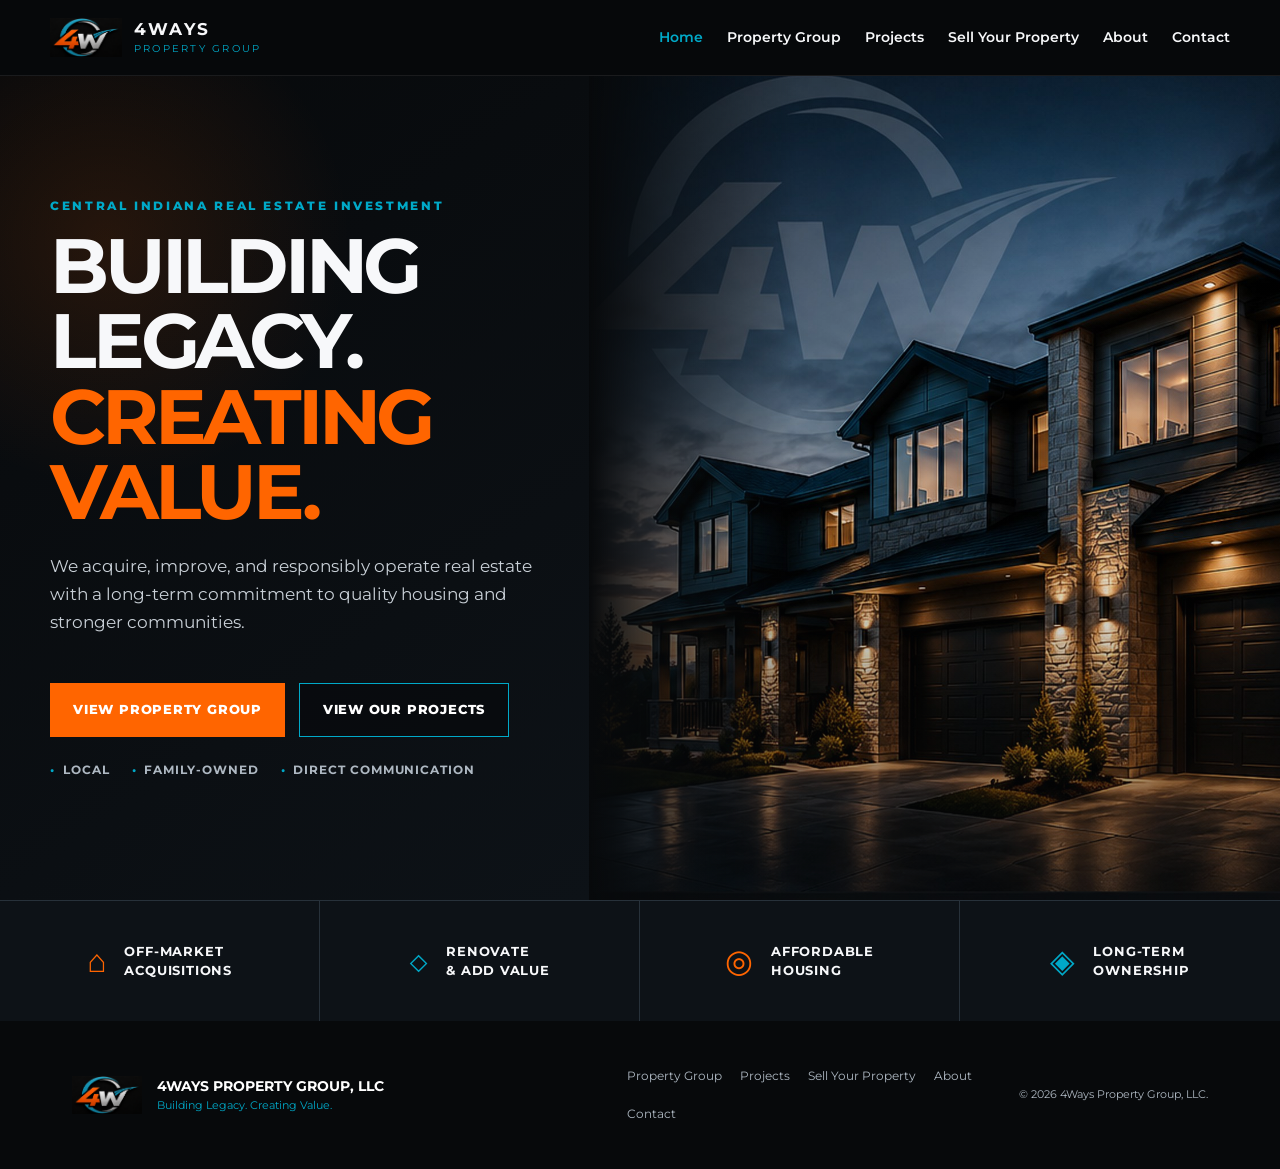
<file: index.html>
<!doctype html>
<html lang="en">
<head>
  <meta charset="utf-8">
  <meta name="viewport" content="width=device-width, initial-scale=1">
  <meta name="description" content="4Ways Property Group, LLC — Central Indiana real estate investment, property acquisitions, renovations, and quality housing.">
  <meta name="theme-color" content="#080b0e">
  <title>4Ways Property Group, LLC | Building Legacy. Creating Value.</title>
  <link rel="icon" href="4ways-logo.png">
  <link rel="preconnect" href="https://fonts.googleapis.com">
  <link rel="preconnect" href="https://fonts.gstatic.com" crossorigin>
  <link href="https://fonts.googleapis.com/css2?family=Montserrat:wght@400;500;600;700;800&display=swap" rel="stylesheet">
  <link rel="stylesheet" href="styles.css">
</head>
<body>
<header class="site-header">
  <a class="brand" href="index.html" aria-label="4Ways home">
    <img src="4ways-logo.png" alt="4Ways logo">
    <span><strong>4WAYS</strong><small>PROPERTY GROUP</small></span>
  </a>
  <button class="menu-button" type="button" aria-expanded="false" aria-controls="main-nav">Menu</button>
  <nav id="main-nav" aria-label="Main navigation">
    <a class="active" href="index.html">Home</a>
<a href="property.html">Property Group</a>
<a href="projects.html">Projects</a>
<a href="sell.html">Sell Your Property</a>
<a href="about.html">About</a>
<a href="contact.html">Contact</a>
  </nav>
</header>


<main class="clean-landing">
  <section class="split-hero" aria-label="4Ways Property Group landing page">
    <div class="split-copy">
      <p class="eyebrow">CENTRAL INDIANA REAL ESTATE INVESTMENT</p>
      <h1>Building Legacy.<br><span>Creating Value.</span></h1>
      <p class="split-lead">
        We acquire, improve, and responsibly operate real estate with a long-term
        commitment to quality housing and stronger communities.
      </p>

      <div class="split-actions">
        <a class="button primary" href="property.html">View Property Group</a>
        <a class="button secondary" href="projects.html">View Our Projects</a>
      </div>

      <div class="split-trust">
        <span>Local</span>
        <span>Family-Owned</span>
        <span>Direct Communication</span>
      </div>
    </div>

    <div class="split-visual" aria-hidden="true">
      <img src="4ways-house-hero.jpg" alt="">
      <div class="split-visual-shade"></div>
    </div>
  </section>
  <section class="home-service-strip" aria-label="4Ways services">
    <a href="property.html"><span class="service-icon">⌂</span><strong>Off-Market<br>Acquisitions</strong></a>
    <a href="property.html"><span class="service-icon">◇</span><strong>Renovate<br>& Add Value</strong></a>
    <a href="property.html"><span class="service-icon">◎</span><strong>Affordable<br>Housing</strong></a>
    <a href="property.html"><span class="service-icon">◈</span><strong>Long-Term<br>Ownership</strong></a>
  </section>
</main>


<footer>
  <div class="footer-brand">
    <img src="4ways-logo.png" alt="4Ways logo">
    <div><strong>4WAYS PROPERTY GROUP, LLC</strong><span>Building Legacy. Creating Value.</span></div>
  </div>
  <div class="footer-links">
    <a href="property.html">Property Group</a>
    <a href="projects.html">Projects</a>
        <a href="sell.html">Sell Your Property</a>
<a href="about.html">About</a>
<a href="contact.html">Contact</a>
  </div>
  <p>© <span id="year"></span> 4Ways Property Group, LLC.</p>
</footer>
<script src="script.js"></script>
</body>
</html>
</file>
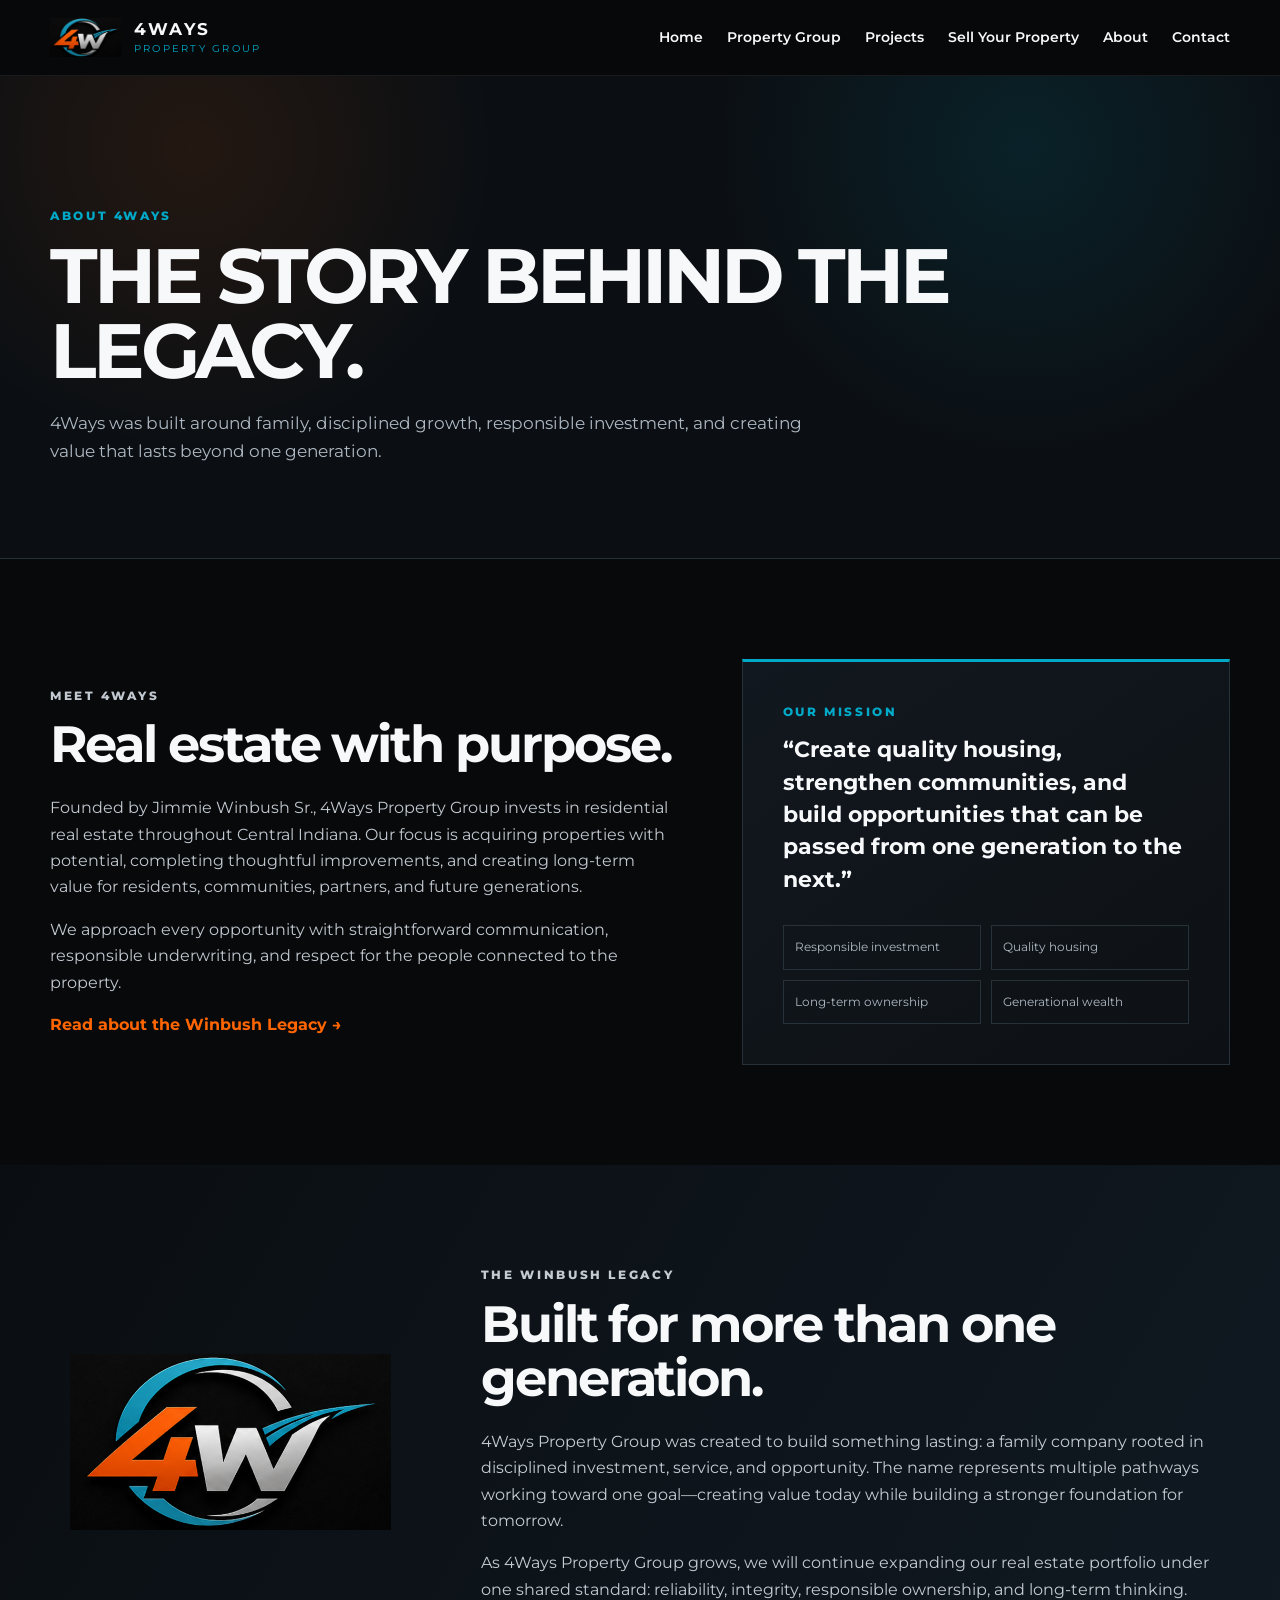
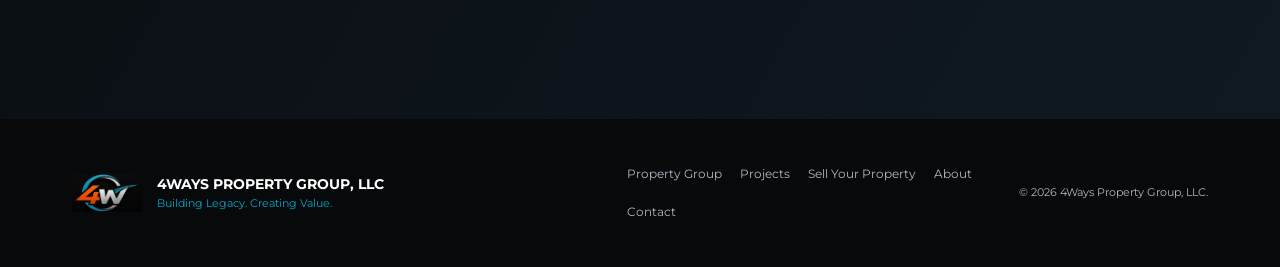
<file: about.html>
<!doctype html>
<html lang="en">
<head>
  <meta charset="utf-8">
  <meta name="viewport" content="width=device-width, initial-scale=1">
  <meta name="description" content="Learn about 4Ways Property Group, our mission, investment approach, and legacy.">
  <meta name="theme-color" content="#080b0e">
  <title>About | 4Ways Property Group, LLC</title>
  <link rel="icon" href="4ways-logo.png">
  <link rel="preconnect" href="https://fonts.googleapis.com">
  <link rel="preconnect" href="https://fonts.gstatic.com" crossorigin>
  <link href="https://fonts.googleapis.com/css2?family=Montserrat:wght@400;500;600;700;800&display=swap" rel="stylesheet">
  <link rel="stylesheet" href="styles.css">
</head>
<body>
<header class="site-header">
  <a class="brand" href="index.html" aria-label="4Ways home">
    <img src="4ways-logo.png" alt="4Ways logo">
    <span><strong>4WAYS</strong><small>PROPERTY GROUP</small></span>
  </a>
  <button class="menu-button" type="button" aria-expanded="false" aria-controls="main-nav">Menu</button>
  <nav id="main-nav" aria-label="Main navigation">
    <a href="index.html">Home</a>
<a href="property.html">Property Group</a>
<a href="projects.html">Projects</a>
<a href="sell.html">Sell Your Property</a>
<a href="about.html">About</a>
<a href="contact.html">Contact</a>
  </nav>
</header>
<main>
<section class="page-hero">
  <p class="eyebrow">ABOUT 4WAYS</p>
  <h1>The story behind the legacy.</h1>
  <p>4Ways was built around family, disciplined growth, responsible investment, and creating value that lasts beyond one generation.</p>
</section>
<section id="about" class="split-section">
      <div class="section-copy">
        <p class="eyebrow">MEET 4WAYS</p>
        <h2>Real estate with purpose.</h2>
        <p>Founded by Jimmie Winbush Sr., 4Ways Property Group invests in residential real estate throughout Central Indiana. Our focus is acquiring properties with potential, completing thoughtful improvements, and creating long-term value for residents, communities, partners, and future generations.</p>
        <p>We approach every opportunity with straightforward communication, responsible underwriting, and respect for the people connected to the property.</p>
        <a class="text-link" href="property.html#legacy">Read about the Winbush Legacy →</a>
      </div>

      <aside class="mission-card">
        <p class="eyebrow">OUR MISSION</p>
        <blockquote>“Create quality housing, strengthen communities, and build opportunities that can be passed from one generation to the next.”</blockquote>
        <div class="mission-list">
          <span>Responsible investment</span>
          <span>Quality housing</span>
          <span>Long-term ownership</span>
          <span>Generational wealth</span>
        </div>
      </aside>
    </section><section id="legacy" class="legacy-section">
      <div class="legacy-logo">
        <img src="4ways-logo.png" alt="4Ways logo">
      </div>
      <div>
        <p class="eyebrow">THE WINBUSH LEGACY</p>
        <h2>Built for more than one generation.</h2>
        <p>4Ways Property Group was created to build something lasting: a family company rooted in disciplined investment, service, and opportunity. The name represents multiple pathways working toward one goal—creating value today while building a stronger foundation for tomorrow.</p>
        <p>As 4Ways Property Group grows, we will continue expanding our real estate portfolio under one shared standard: reliability, integrity, responsible ownership, and long-term thinking.</p>
      </div>
    </section></main>
<footer>
  <div class="footer-brand">
    <img src="4ways-logo.png" alt="4Ways logo">
    <div><strong>4WAYS PROPERTY GROUP, LLC</strong><span>Building Legacy. Creating Value.</span></div>
  </div>
  <div class="footer-links">
    <a href="property.html">Property Group</a>
    <a href="projects.html">Projects</a>
        <a href="sell.html">Sell Your Property</a>
<a href="about.html">About</a>
<a href="contact.html">Contact</a>
  </div>
  <p>© <span id="year"></span> 4Ways Property Group, LLC.</p>
</footer>
<script src="script.js"></script>
</body>
</html>
</file>
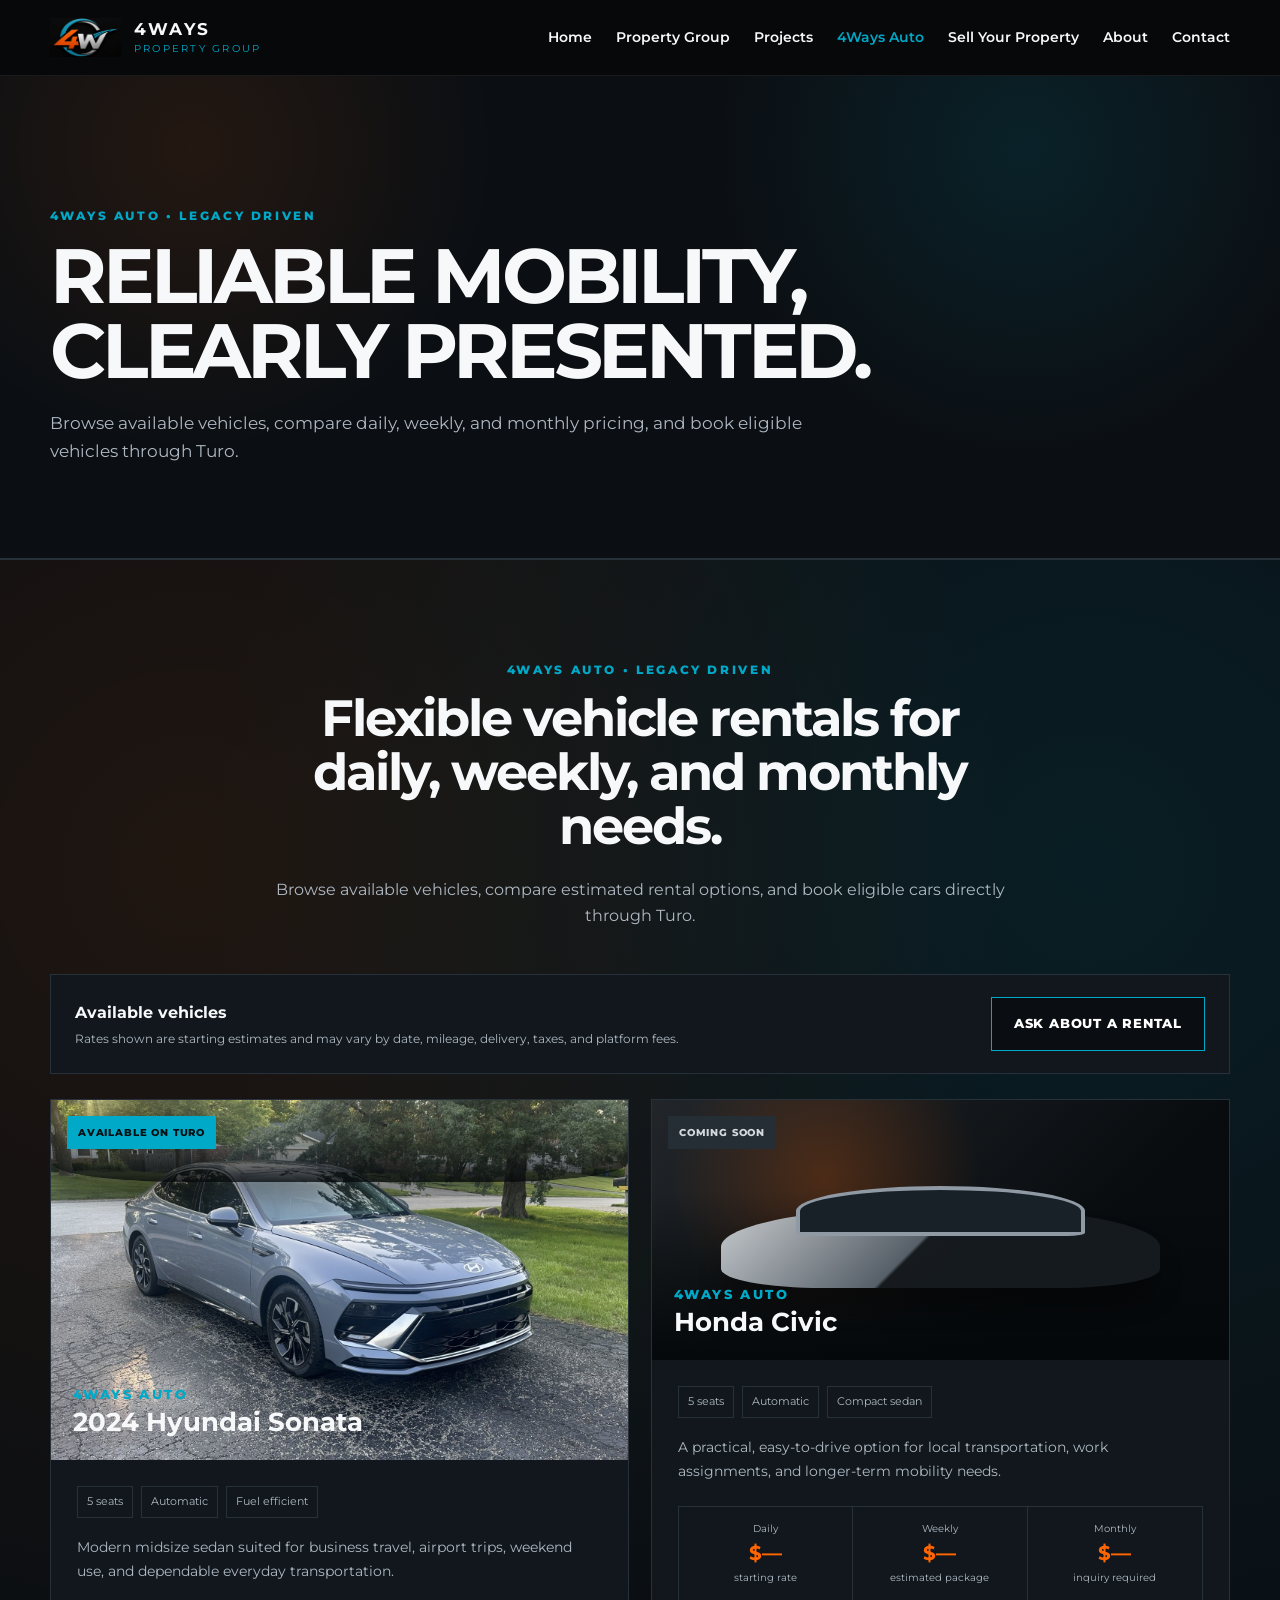
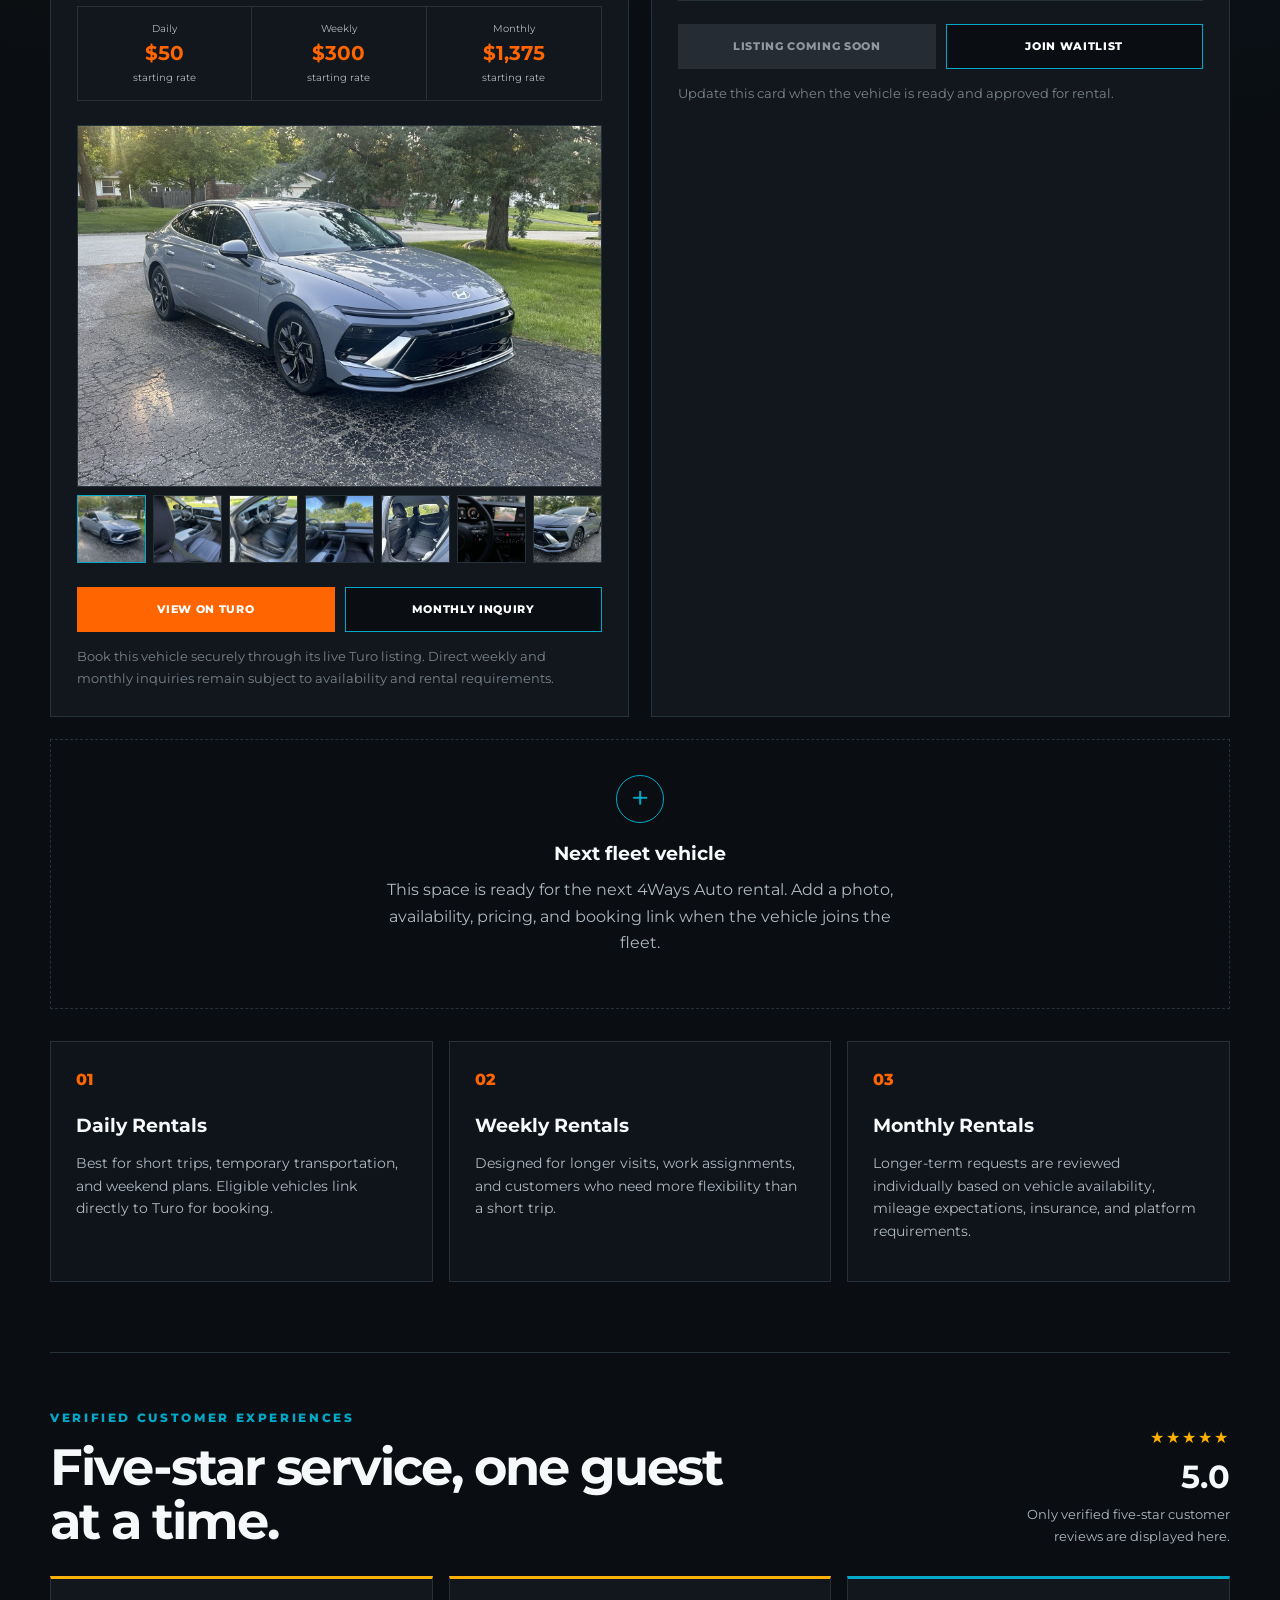
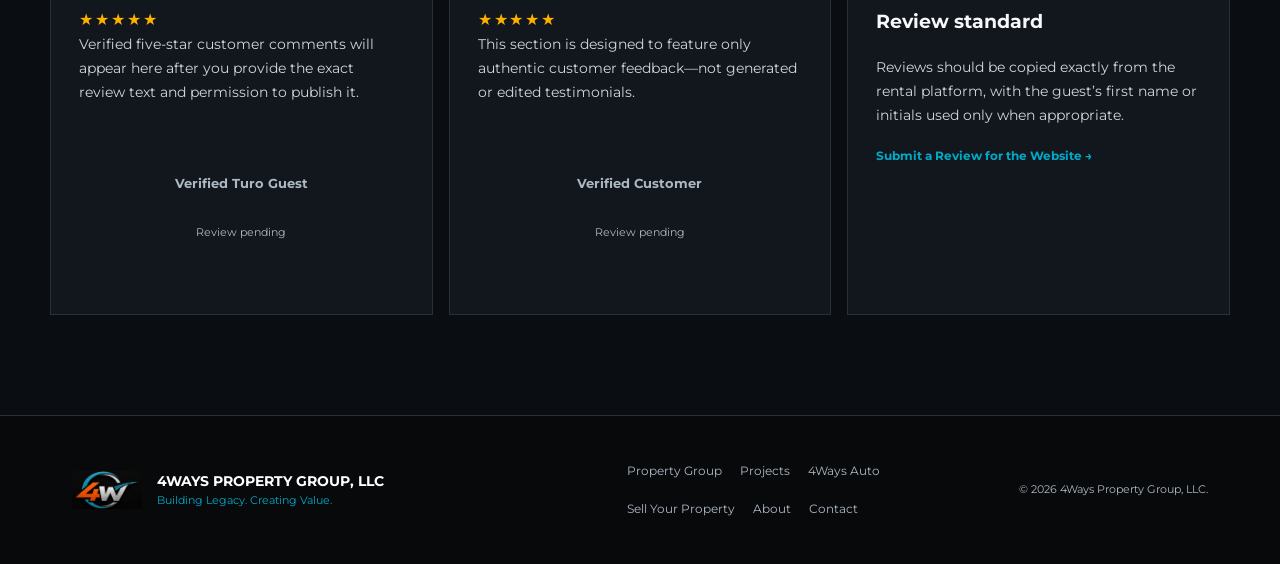
<file: auto.html>
<!doctype html>
<html lang="en">
<head>
  <meta charset="utf-8">
  <meta name="viewport" content="width=device-width, initial-scale=1">
  <meta name="description" content="Browse 4Ways Auto vehicles, pricing, Turo booking links, and customer reviews.">
  <meta name="theme-color" content="#080b0e">
  <title>4Ways Auto | Vehicle Rentals</title>
  <link rel="icon" href="4ways-logo.png">
  <link rel="preconnect" href="https://fonts.googleapis.com">
  <link rel="preconnect" href="https://fonts.gstatic.com" crossorigin>
  <link href="https://fonts.googleapis.com/css2?family=Montserrat:wght@400;500;600;700;800&display=swap" rel="stylesheet">
  <link rel="stylesheet" href="styles.css">
</head>
<body>
<header class="site-header">
  <a class="brand" href="index.html" aria-label="4Ways home">
    <img src="4ways-logo.png" alt="4Ways logo">
    <span><strong>4WAYS</strong><small>PROPERTY GROUP</small></span>
  </a>
  <button class="menu-button" type="button" aria-expanded="false" aria-controls="main-nav">Menu</button>
  <nav id="main-nav" aria-label="Main navigation">
    <a href="index.html">Home</a>
<a href="property.html">Property Group</a>
<a href="projects.html">Projects</a>
<a class="active" href="auto.html">4Ways Auto</a>
<a href="sell.html">Sell Your Property</a>
<a href="about.html">About</a>
<a href="contact.html">Contact</a>
  </nav>
</header>
<main><section class="page-hero"><p class="eyebrow">4WAYS AUTO • LEGACY DRIVEN</p><h1>Reliable mobility, clearly presented.</h1><p>Browse available vehicles, compare daily, weekly, and monthly pricing, and book eligible vehicles through Turo.</p></section><section id="auto" class="auto-section">
      <div class="section-heading">
        <p class="eyebrow">4WAYS AUTO • LEGACY DRIVEN</p>
        <h2>Flexible vehicle rentals for daily, weekly, and monthly needs.</h2>
        <p>Browse available vehicles, compare estimated rental options, and book eligible cars directly through Turo.</p>
      </div>

      <div class="auto-toolbar">
        <div>
          <strong>Available vehicles</strong>
          <span>Rates shown are starting estimates and may vary by date, mileage, delivery, taxes, and platform fees.</span>
        </div>
        <a class="button secondary" href="mailto:jwinbush@4wayspropertygroup.com?subject=4Ways%20Auto%20Rental%20Inquiry">Ask About a Rental</a>
      </div>

      <div class="vehicle-grid">
        <article class="vehicle-card">
          <div class="vehicle-image real-vehicle-image">
            <img src="sonata-exterior-main.jpg" alt="2024 Hyundai Sonata available from 4Ways Auto">
            <span class="availability available">Available on Turo</span>
            <div class="vehicle-name-overlay">
              <small>4WAYS AUTO</small>
              <strong>2024 Hyundai Sonata</strong>
            </div>
          </div>
          <div class="vehicle-content">
            <div class="vehicle-meta"><span>5 seats</span><span>Automatic</span><span>Fuel efficient</span></div>
            <p>Modern midsize sedan suited for business travel, airport trips, weekend use, and dependable everyday transportation.</p>
            <div class="rate-grid">
              <div><small>Daily</small><strong>$50</strong><span>starting rate</span></div>
              <div><small>Weekly</small><strong>$300</strong><span>starting rate</span></div>
              <div><small>Monthly</small><strong>$1,375</strong><span>starting rate</span></div>
            </div>

            <div class="vehicle-gallery" aria-label="2024 Hyundai Sonata photo gallery">
              <button type="button" class="gallery-main" data-gallery-main>
                <img src="sonata-exterior-main.jpg" alt="Exterior view of the 2024 Hyundai Sonata">
              </button>
              <div class="gallery-thumbnails">
                <button type="button" data-gallery-src="sonata-exterior-main.jpg" data-gallery-alt="Exterior view of the 2024 Hyundai Sonata"><img src="sonata-exterior-main.jpg" alt=""></button>
                <button type="button" data-gallery-src="sonata-interior-rear-view.jpg" data-gallery-alt="Front interior viewed from the rear seat"><img src="sonata-interior-rear-view.jpg" alt=""></button>
                <button type="button" data-gallery-src="sonata-driver-seat.jpg" data-gallery-alt="Driver seat and front cabin"><img src="sonata-driver-seat.jpg" alt=""></button>
                <button type="button" data-gallery-src="sonata-dashboard-wide.jpg" data-gallery-alt="Wide dashboard and infotainment display"><img src="sonata-dashboard-wide.jpg" alt=""></button>
                <button type="button" data-gallery-src="sonata-rear-seats.jpg" data-gallery-alt="Rear passenger seating"><img src="sonata-rear-seats.jpg" alt=""></button>
                <button type="button" data-gallery-src="sonata-reverse-camera.jpg" data-gallery-alt="Digital dashboard and reverse camera"><img src="sonata-reverse-camera.jpg" alt=""></button>
                <button type="button" data-gallery-src="sonata-exterior-close.jpg" data-gallery-alt="Close exterior view of the Hyundai Sonata"><img src="sonata-exterior-close.jpg" alt=""></button>
              </div>
            </div>
            <div class="vehicle-actions">
              <a class="button primary" href="https://turo.com/us/en/car-rental/united-states/carmel-in/hyundai/sonata/3814436" target="_blank" rel="noopener">View on Turo</a>
              <a class="button secondary" href="mailto:jwinbush@4wayspropertygroup.com?subject=2024%20Hyundai%20Sonata%20Rental%20Inquiry">Monthly Inquiry</a>
            </div>
            <small class="vehicle-note">Book this vehicle securely through its live Turo listing. Direct weekly and monthly inquiries remain subject to availability and rental requirements.</small>
          </div>
        </article>

        <article class="vehicle-card">
          <div class="vehicle-image vehicle-image-civic">
            <span class="availability planned">Coming Soon</span>
            <div class="vehicle-name-overlay">
              <small>4WAYS AUTO</small>
              <strong>Honda Civic</strong>
            </div>
          </div>
          <div class="vehicle-content">
            <div class="vehicle-meta"><span>5 seats</span><span>Automatic</span><span>Compact sedan</span></div>
            <p>A practical, easy-to-drive option for local transportation, work assignments, and longer-term mobility needs.</p>
            <div class="rate-grid">
              <div><small>Daily</small><strong>$—</strong><span>starting rate</span></div>
              <div><small>Weekly</small><strong>$—</strong><span>estimated package</span></div>
              <div><small>Monthly</small><strong>$—</strong><span>inquiry required</span></div>
            </div>
            <div class="vehicle-actions">
              <a class="button primary disabled-link" href="#auto">Listing Coming Soon</a>
              <a class="button secondary" href="mailto:jwinbush@4wayspropertygroup.com?subject=Honda%20Civic%20Rental%20Inquiry">Join Waitlist</a>
            </div>
            <small class="vehicle-note">Update this card when the vehicle is ready and approved for rental.</small>
          </div>
        </article>

        <article class="vehicle-card add-vehicle-card">
          <div><span class="plus-mark">+</span><h3>Next fleet vehicle</h3><p>This space is ready for the next 4Ways Auto rental. Add a photo, availability, pricing, and booking link when the vehicle joins the fleet.</p></div>
        </article>
      </div>

      <div class="rental-info">
        <article><span>01</span><h3>Daily Rentals</h3><p>Best for short trips, temporary transportation, and weekend plans. Eligible vehicles link directly to Turo for booking.</p></article>
        <article><span>02</span><h3>Weekly Rentals</h3><p>Designed for longer visits, work assignments, and customers who need more flexibility than a short trip.</p></article>
        <article><span>03</span><h3>Monthly Rentals</h3><p>Longer-term requests are reviewed individually based on vehicle availability, mileage expectations, insurance, and platform requirements.</p></article>
      </div>

      <div class="reviews-panel">
        <div class="reviews-heading">
          <div><p class="eyebrow">VERIFIED CUSTOMER EXPERIENCES</p><h2>Five-star service, one guest at a time.</h2></div>
          <div class="rating-summary" aria-label="5 out of 5 stars"><span class="stars">★★★★★</span><strong>5.0</strong><small>Only verified five-star customer reviews are displayed here.</small></div>
        </div>
        <div class="review-grid">
          <article class="review-card placeholder-review"><span class="stars">★★★★★</span><p>Verified five-star customer comments will appear here after you provide the exact review text and permission to publish it.</p><footer><strong>Verified Turo Guest</strong><span>Review pending</span></footer></article>
          <article class="review-card placeholder-review"><span class="stars">★★★★★</span><p>This section is designed to feature only authentic customer feedback—not generated or edited testimonials.</p><footer><strong>Verified Customer</strong><span>Review pending</span></footer></article>
          <article class="review-card review-policy"><h3>Review standard</h3><p>Reviews should be copied exactly from the rental platform, with the guest’s first name or initials used only when appropriate.</p><a href="mailto:jwinbush@4wayspropertygroup.com?subject=Add%20a%204Ways%20Auto%20Review">Submit a Review for the Website →</a></article>
        </div>
      </div>
    </section></main>
<footer>
  <div class="footer-brand">
    <img src="4ways-logo.png" alt="4Ways logo">
    <div><strong>4WAYS PROPERTY GROUP, LLC</strong><span>Building Legacy. Creating Value.</span></div>
  </div>
  <div class="footer-links">
    <a href="property.html">Property Group</a>
    <a href="projects.html">Projects</a>
    <a href="auto.html">4Ways Auto</a>
    <a href="sell.html">Sell Your Property</a>
<a href="about.html">About</a>
<a href="contact.html">Contact</a>
  </div>
  <p>© <span id="year"></span> 4Ways Property Group, LLC.</p>
</footer>
<script src="script.js"></script>
</body>
</html>
</file>
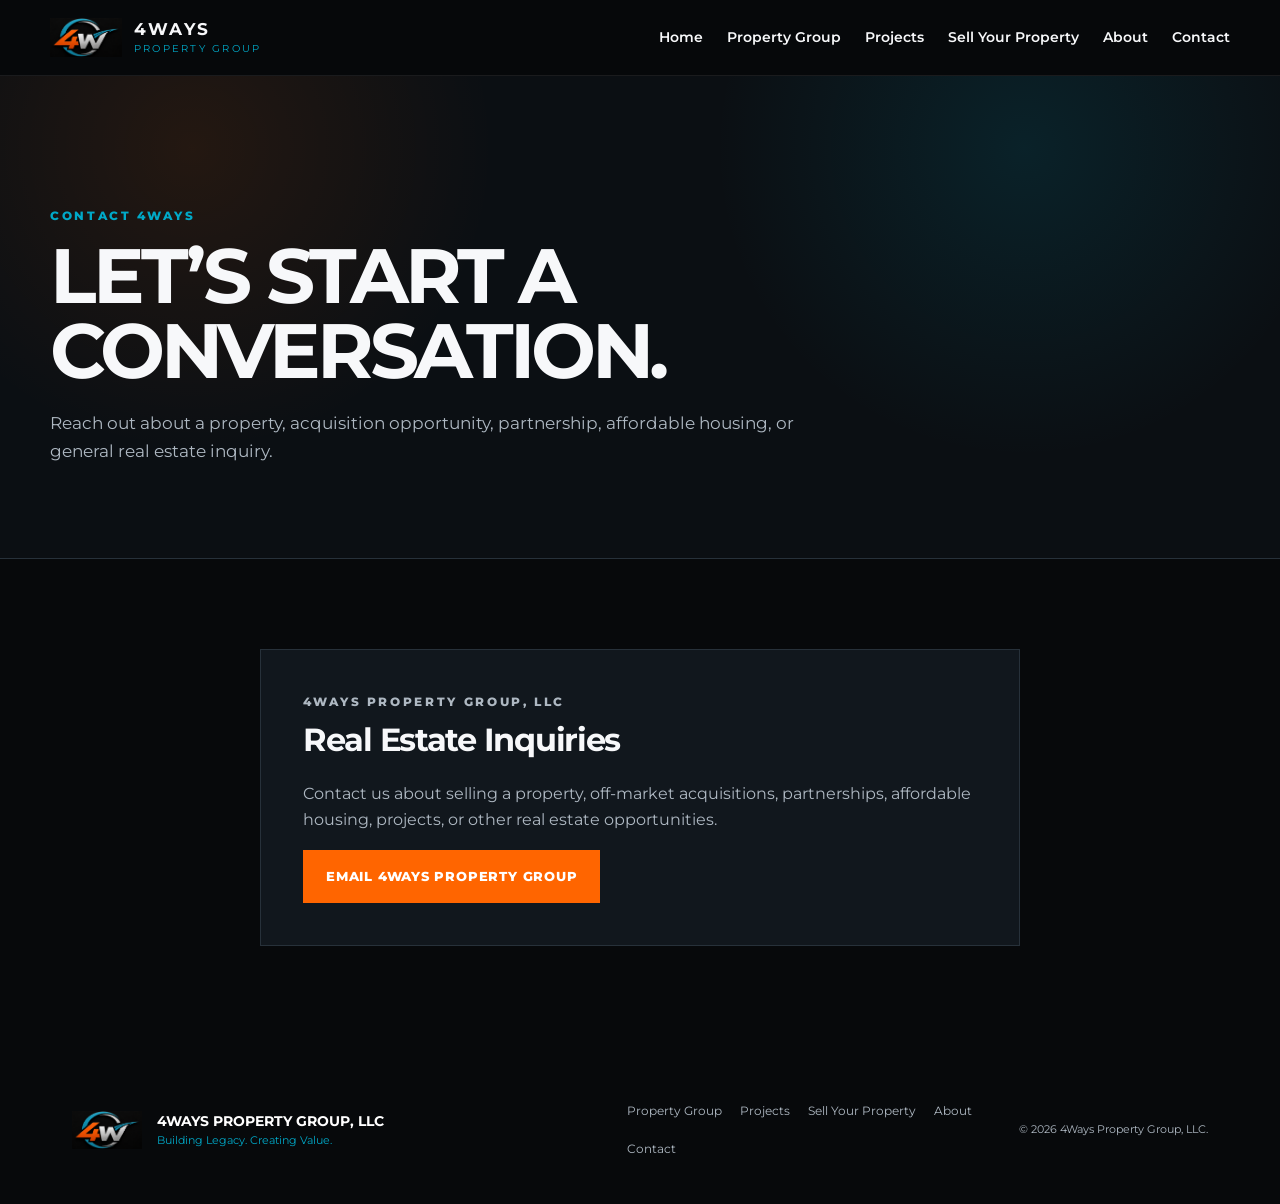
<file: contact.html>
<!doctype html>
<html lang="en">
<head>
  <meta charset="utf-8">
  <meta name="viewport" content="width=device-width, initial-scale=1">
  <meta name="description" content="Learn about 4Ways Property Group, our mission, investment approach, and legacy.">
  <meta name="theme-color" content="#080b0e">
  <title>Contact 4Ways</title>
  <link rel="icon" href="4ways-logo.png">
  <link rel="preconnect" href="https://fonts.googleapis.com">
  <link rel="preconnect" href="https://fonts.gstatic.com" crossorigin>
  <link href="https://fonts.googleapis.com/css2?family=Montserrat:wght@400;500;600;700;800&display=swap" rel="stylesheet">
  <link rel="stylesheet" href="styles.css">
</head>
<body>
<header class="site-header">
  <a class="brand" href="index.html" aria-label="4Ways home">
    <img src="4ways-logo.png" alt="4Ways logo">
    <span><strong>4WAYS</strong><small>PROPERTY GROUP</small></span>
  </a>
  <button class="menu-button" type="button" aria-expanded="false" aria-controls="main-nav">Menu</button>
  <nav id="main-nav" aria-label="Main navigation">
    <a href="index.html">Home</a>
<a href="property.html">Property Group</a>
<a href="projects.html">Projects</a>
<a href="sell.html">Sell Your Property</a>
<a href="about.html">About</a>
<a href="contact.html">Contact</a>
  </nav>
</header>
<main>
<section class="page-hero">
  <p class="eyebrow">CONTACT 4WAYS</p>
  <h1>Let’s start a conversation.</h1>
  <p>Reach out about a property, acquisition opportunity, partnership, affordable housing, or general real estate inquiry.</p>
</section>
<section class="contact-page property-only-contact">
  <div class="contact-card">
    <p class="eyebrow">4WAYS PROPERTY GROUP, LLC</p>
    <h2>Real Estate Inquiries</h2>
    <p>Contact us about selling a property, off-market acquisitions, partnerships, affordable housing, projects, or other real estate opportunities.</p>
    <a class="button primary" href="mailto:jwinbush@4wayspropertygroup.com">Email 4Ways Property Group</a>
  </div>
</section>
</main>
<footer>
  <div class="footer-brand">
    <img src="4ways-logo.png" alt="4Ways logo">
    <div><strong>4WAYS PROPERTY GROUP, LLC</strong><span>Building Legacy. Creating Value.</span></div>
  </div>
  <div class="footer-links">
    <a href="property.html">Property Group</a>
    <a href="projects.html">Projects</a>
        <a href="sell.html">Sell Your Property</a>
<a href="about.html">About</a>
<a href="contact.html">Contact</a>
  </div>
  <p>© <span id="year"></span> 4Ways Property Group, LLC.</p>
</footer>
<script src="script.js"></script>
</body>
</html>
</file>
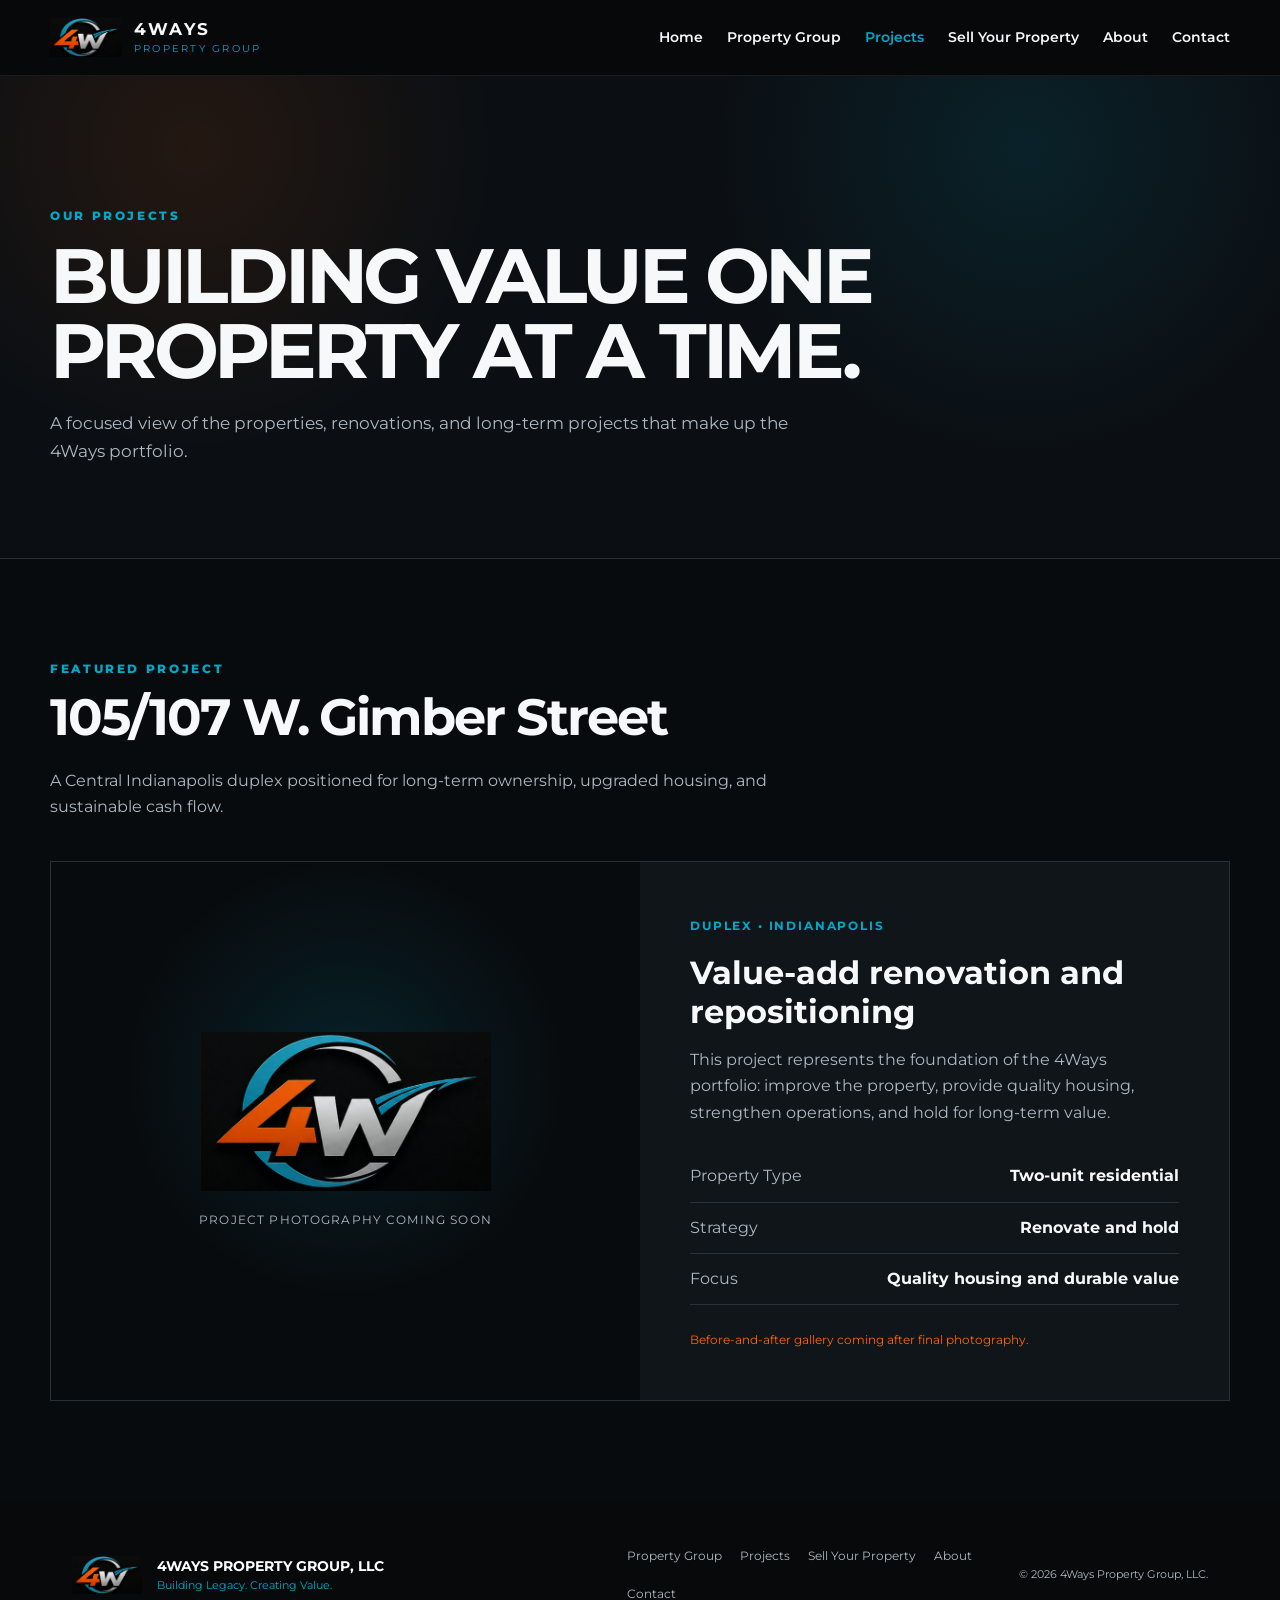
<file: projects.html>
<!doctype html>
<html lang="en">
<head>
  <meta charset="utf-8">
  <meta name="viewport" content="width=device-width, initial-scale=1">
  <meta name="description" content="Explore current and future 4Ways Property Group projects.">
  <meta name="theme-color" content="#080b0e">
  <title>4Ways Projects</title>
  <link rel="icon" href="4ways-logo.png">
  <link rel="preconnect" href="https://fonts.googleapis.com">
  <link rel="preconnect" href="https://fonts.gstatic.com" crossorigin>
  <link href="https://fonts.googleapis.com/css2?family=Montserrat:wght@400;500;600;700;800&display=swap" rel="stylesheet">
  <link rel="stylesheet" href="styles.css">
</head>
<body>
<header class="site-header">
  <a class="brand" href="index.html" aria-label="4Ways home">
    <img src="4ways-logo.png" alt="4Ways logo">
    <span><strong>4WAYS</strong><small>PROPERTY GROUP</small></span>
  </a>
  <button class="menu-button" type="button" aria-expanded="false" aria-controls="main-nav">Menu</button>
  <nav id="main-nav" aria-label="Main navigation">
    <a href="index.html">Home</a>
<a href="property.html">Property Group</a>
<a class="active" href="projects.html">Projects</a>
<a href="sell.html">Sell Your Property</a>
<a href="about.html">About</a>
<a href="contact.html">Contact</a>
  </nav>
</header>
<main><section class="page-hero"><p class="eyebrow">OUR PROJECTS</p><h1>Building value one property at a time.</h1><p>A focused view of the properties, renovations, and long-term projects that make up the 4Ways portfolio.</p></section><section id="projects" class="projects-section">
      <div class="section-heading left">
        <p class="eyebrow">FEATURED PROJECT</p>
        <h2>105/107 W. Gimber Street</h2>
        <p>A Central Indianapolis duplex positioned for long-term ownership, upgraded housing, and sustainable cash flow.</p>
      </div>

      <div class="project-card">
        <div class="project-visual">
          <div class="project-placeholder">
            <img src="4ways-logo.png" alt="">
            <span>Project photography coming soon</span>
          </div>
        </div>
        <div class="project-details">
          <span class="project-tag">DUPLEX • INDIANAPOLIS</span>
          <h3>Value-add renovation and repositioning</h3>
          <p>This project represents the foundation of the 4Ways portfolio: improve the property, provide quality housing, strengthen operations, and hold for long-term value.</p>
          <dl>
            <div><dt>Property Type</dt><dd>Two-unit residential</dd></div>
            <div><dt>Strategy</dt><dd>Renovate and hold</dd></div>
            <div><dt>Focus</dt><dd>Quality housing and durable value</dd></div>
          </dl>
          <span class="coming-soon">Before-and-after gallery coming after final photography.</span>
        </div>
      </div>
    </section></main>
<footer>
  <div class="footer-brand">
    <img src="4ways-logo.png" alt="4Ways logo">
    <div><strong>4WAYS PROPERTY GROUP, LLC</strong><span>Building Legacy. Creating Value.</span></div>
  </div>
  <div class="footer-links">
    <a href="property.html">Property Group</a>
    <a href="projects.html">Projects</a>
        <a href="sell.html">Sell Your Property</a>
<a href="about.html">About</a>
<a href="contact.html">Contact</a>
  </div>
  <p>© <span id="year"></span> 4Ways Property Group, LLC.</p>
</footer>
<script src="script.js"></script>
</body>
</html>
</file>
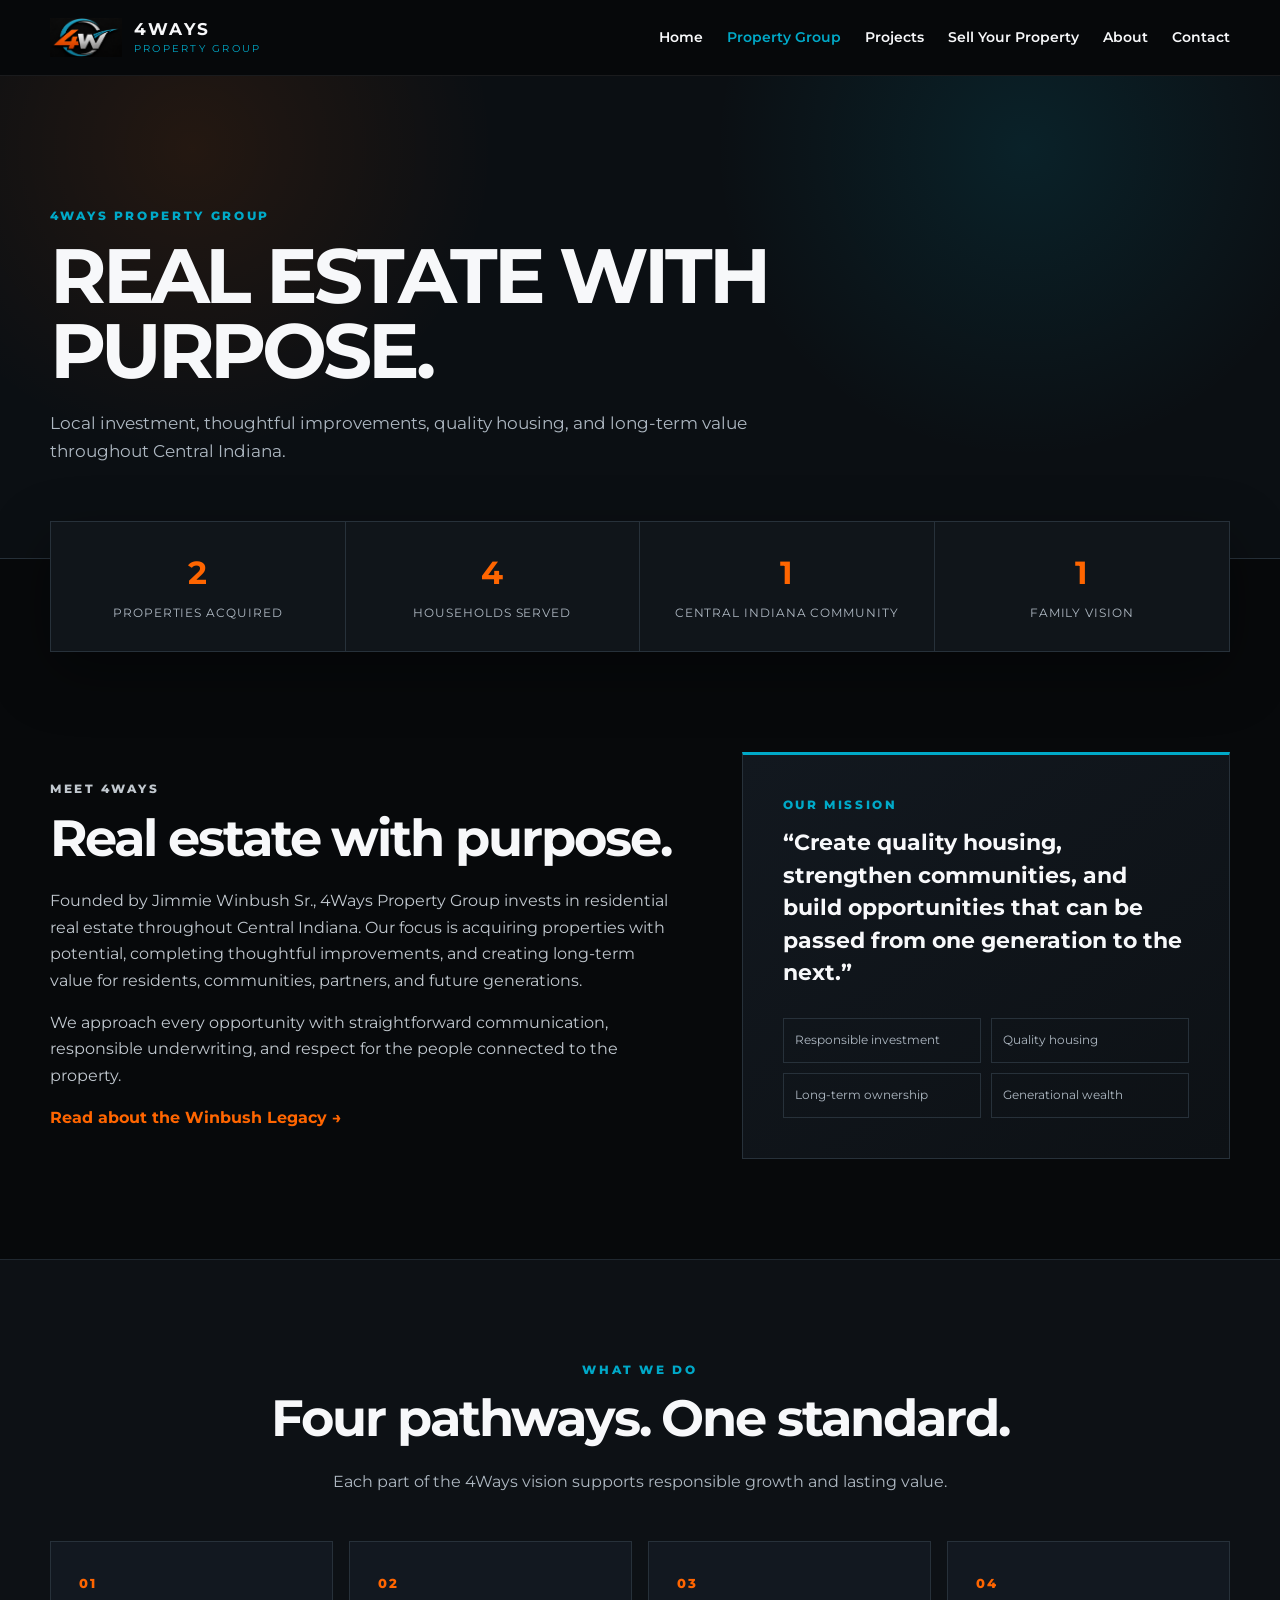
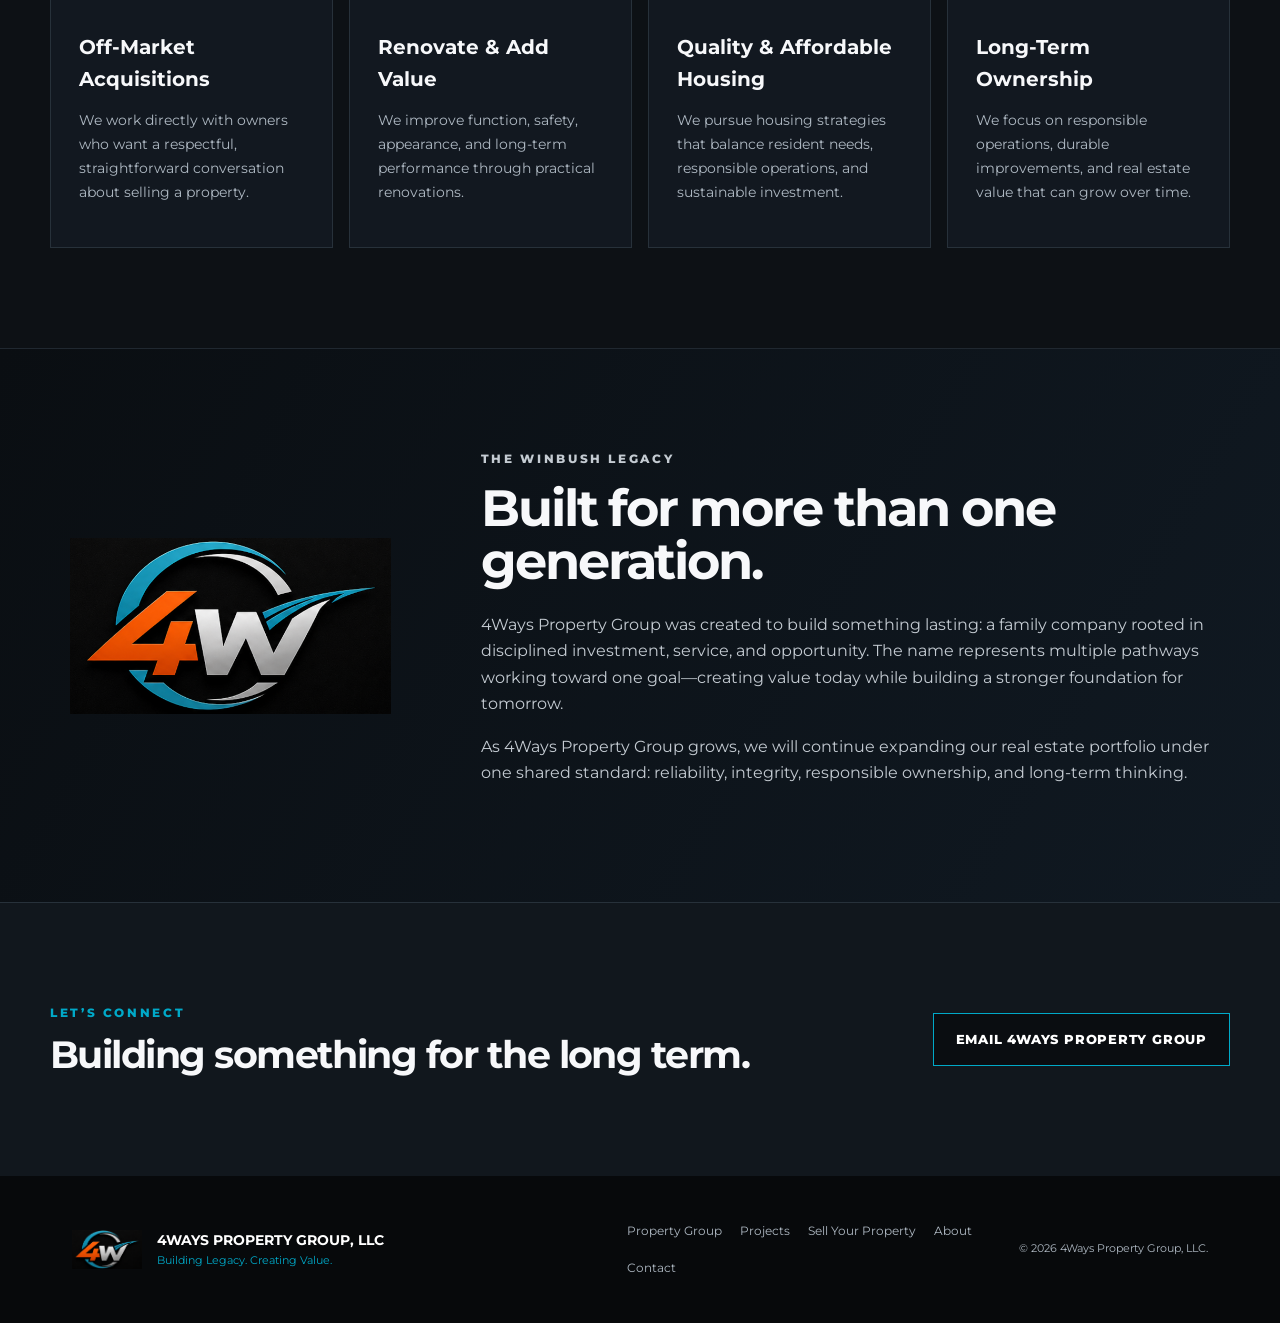
<file: property.html>
<!doctype html>
<html lang="en">
<head>
  <meta charset="utf-8">
  <meta name="viewport" content="width=device-width, initial-scale=1">
  <meta name="description" content="Learn about 4Ways Property Group, our mission, investment approach, and legacy.">
  <meta name="theme-color" content="#080b0e">
  <title>4Ways Property Group</title>
  <link rel="icon" href="4ways-logo.png">
  <link rel="preconnect" href="https://fonts.googleapis.com">
  <link rel="preconnect" href="https://fonts.gstatic.com" crossorigin>
  <link href="https://fonts.googleapis.com/css2?family=Montserrat:wght@400;500;600;700;800&display=swap" rel="stylesheet">
  <link rel="stylesheet" href="styles.css">
</head>
<body>
<header class="site-header">
  <a class="brand" href="index.html" aria-label="4Ways home">
    <img src="4ways-logo.png" alt="4Ways logo">
    <span><strong>4WAYS</strong><small>PROPERTY GROUP</small></span>
  </a>
  <button class="menu-button" type="button" aria-expanded="false" aria-controls="main-nav">Menu</button>
  <nav id="main-nav" aria-label="Main navigation">
    <a href="index.html">Home</a>
<a class="active" href="property.html">Property Group</a>
<a href="projects.html">Projects</a>
<a href="sell.html">Sell Your Property</a>
<a href="about.html">About</a>
<a href="contact.html">Contact</a>
  </nav>
</header>
<main><section class="page-hero"><p class="eyebrow">4WAYS PROPERTY GROUP</p><h1>Real estate with purpose.</h1><p>Local investment, thoughtful improvements, quality housing, and long-term value throughout Central Indiana.</p></section><section class="impact" aria-label="4Ways impact">
      <div>
        <strong>2</strong>
        <span>Properties Acquired</span>
      </div>
      <div>
        <strong>4</strong>
        <span>Households Served</span>
      </div>
      <div>
        <strong>1</strong>
        <span>Central Indiana Community</span>
      </div>
      <div>
        <strong>1</strong>
        <span>Family Vision</span>
      </div>
    </section><section id="about" class="split-section">
      <div class="section-copy">
        <p class="eyebrow">MEET 4WAYS</p>
        <h2>Real estate with purpose.</h2>
        <p>Founded by Jimmie Winbush Sr., 4Ways Property Group invests in residential real estate throughout Central Indiana. Our focus is acquiring properties with potential, completing thoughtful improvements, and creating long-term value for residents, communities, partners, and future generations.</p>
        <p>We approach every opportunity with straightforward communication, responsible underwriting, and respect for the people connected to the property.</p>
        <a class="text-link" href="property.html#legacy">Read about the Winbush Legacy →</a>
      </div>

      <aside class="mission-card">
        <p class="eyebrow">OUR MISSION</p>
        <blockquote>“Create quality housing, strengthen communities, and build opportunities that can be passed from one generation to the next.”</blockquote>
        <div class="mission-list">
          <span>Responsible investment</span>
          <span>Quality housing</span>
          <span>Long-term ownership</span>
          <span>Generational wealth</span>
        </div>
      </aside>
    </section><section id="services" class="dark-section">
      <div class="section-heading">
        <p class="eyebrow">WHAT WE DO</p>
        <h2>Four pathways. One standard.</h2>
        <p>Each part of the 4Ways vision supports responsible growth and lasting value.</p>
      </div>

      <div class="service-grid">
        <article>
          <span class="service-number">01</span>
          <h3>Off-Market Acquisitions</h3>
          <p>We work directly with owners who want a respectful, straightforward conversation about selling a property.</p>
        </article>
        <article>
          <span class="service-number">02</span>
          <h3>Renovate & Add Value</h3>
          <p>We improve function, safety, appearance, and long-term performance through practical renovations.</p>
        </article>
        <article>
          <span class="service-number">03</span>
          <h3>Quality & Affordable Housing</h3>
          <p>We pursue housing strategies that balance resident needs, responsible operations, and sustainable investment.</p>
        </article>
        <article>
          <span class="service-number">04</span>
          <h3>Long-Term Ownership</h3>
          <p>We focus on responsible operations, durable improvements, and real estate value that can grow over time.</p>
        </article>
      </div>
    </section><section id="legacy" class="legacy-section">
      <div class="legacy-logo">
        <img src="4ways-logo.png" alt="4Ways logo">
      </div>
      <div>
        <p class="eyebrow">THE WINBUSH LEGACY</p>
        <h2>Built for more than one generation.</h2>
        <p>4Ways Property Group was created to build something lasting: a family company rooted in disciplined investment, service, and opportunity. The name represents multiple pathways working toward one goal—creating value today while building a stronger foundation for tomorrow.</p>
        <p>As 4Ways Property Group grows, we will continue expanding our real estate portfolio under one shared standard: reliability, integrity, responsible ownership, and long-term thinking.</p>
      </div>
    </section><section class="contact-strip">
      <div>
        <p class="eyebrow">LET’S CONNECT</p>
        <h2>Building something for the long term.</h2>
      </div>
      <a class="button secondary" href="mailto:jwinbush@4wayspropertygroup.com">Email 4Ways Property Group</a>
    </section></main>
<footer>
  <div class="footer-brand">
    <img src="4ways-logo.png" alt="4Ways logo">
    <div><strong>4WAYS PROPERTY GROUP, LLC</strong><span>Building Legacy. Creating Value.</span></div>
  </div>
  <div class="footer-links">
    <a href="property.html">Property Group</a>
    <a href="projects.html">Projects</a>
        <a href="sell.html">Sell Your Property</a>
<a href="about.html">About</a>
<a href="contact.html">Contact</a>
  </div>
  <p>© <span id="year"></span> 4Ways Property Group, LLC.</p>
</footer>
<script src="script.js"></script>
</body>
</html>
</file>
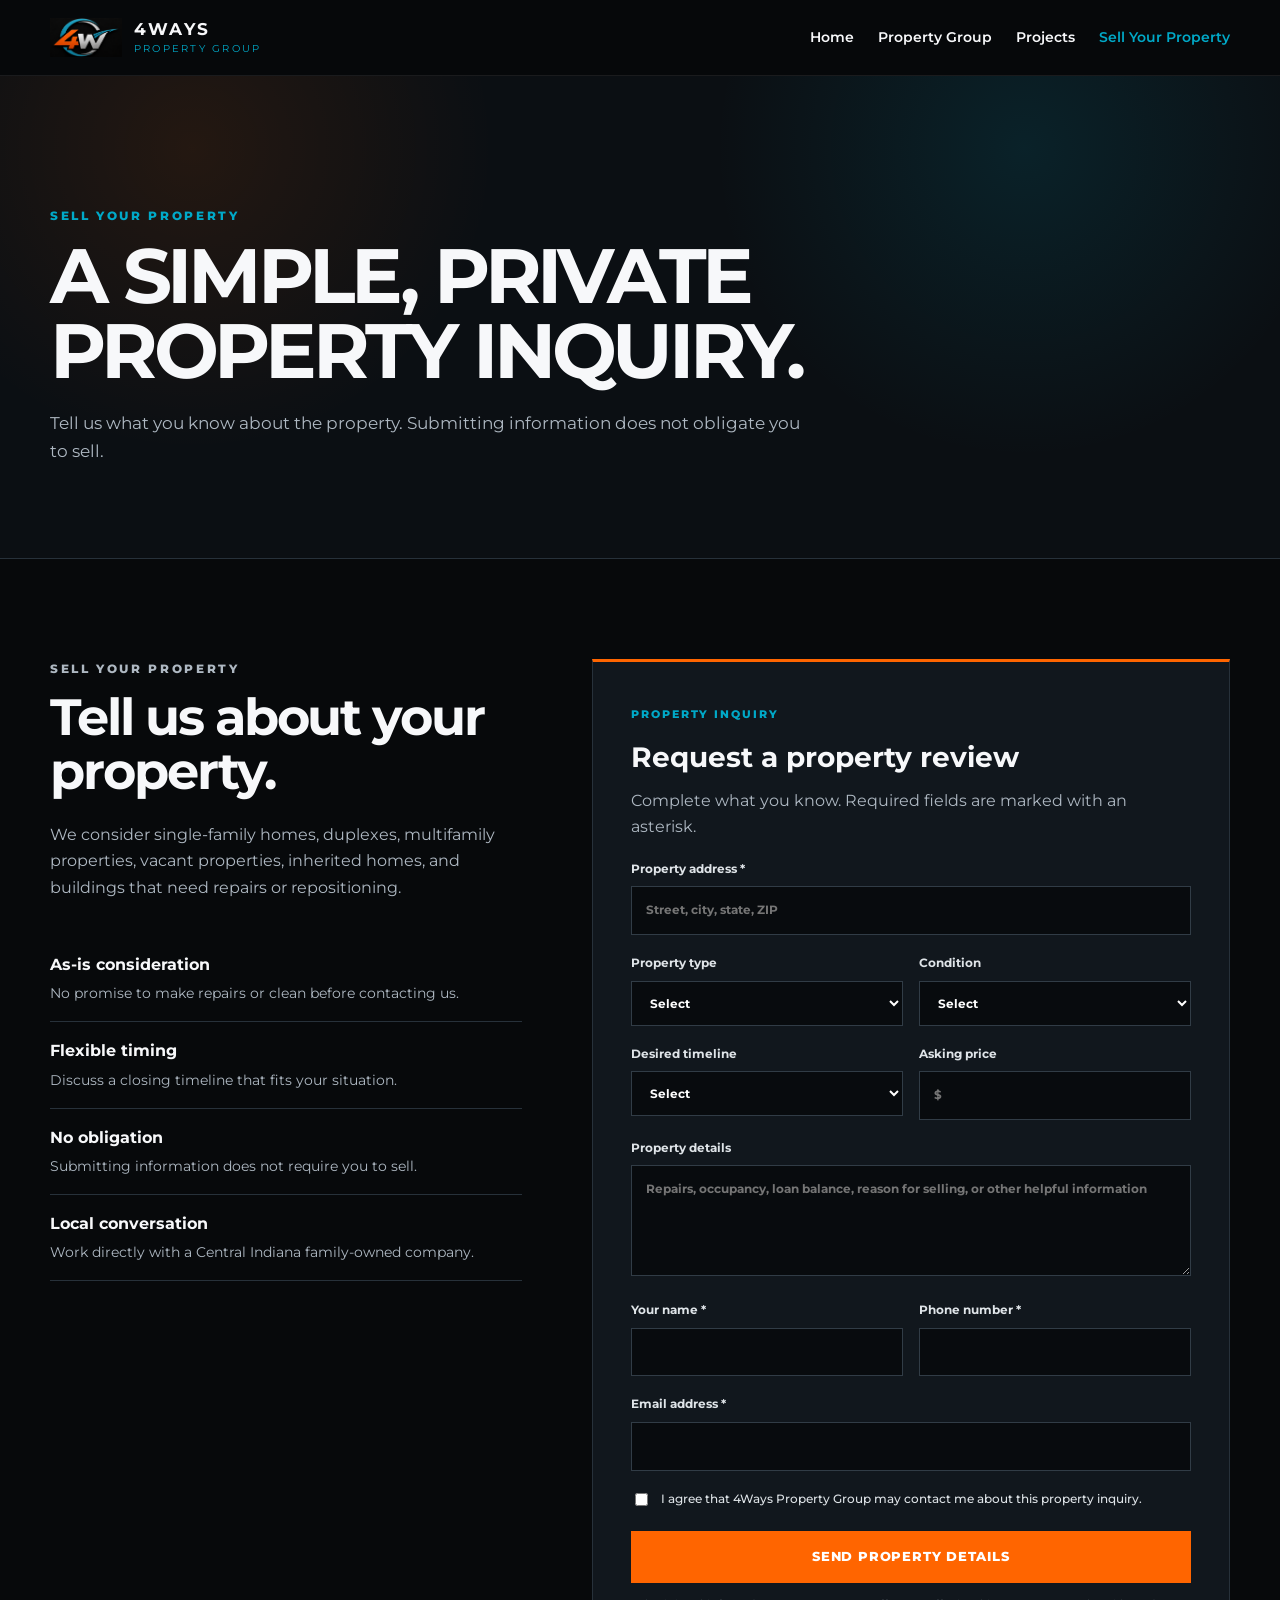
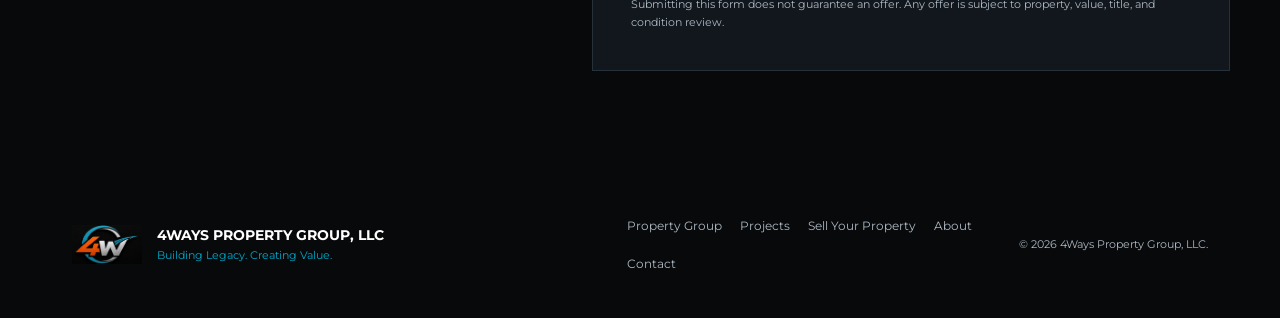
<file: sell.html>
<!doctype html>
<html lang="en">
<head>
  <meta charset="utf-8">
  <meta name="viewport" content="width=device-width, initial-scale=1">
  <meta name="description" content="Submit your property to 4Ways Property Group for review.">
  <meta name="theme-color" content="#080b0e">
  <title>Sell Your Property | 4Ways</title>
  <link rel="icon" href="4ways-logo.png">
  <link rel="preconnect" href="https://fonts.googleapis.com">
  <link rel="preconnect" href="https://fonts.gstatic.com" crossorigin>
  <link href="https://fonts.googleapis.com/css2?family=Montserrat:wght@400;500;600;700;800&display=swap" rel="stylesheet">
  <link rel="stylesheet" href="styles.css">
</head>
<body>
<header class="site-header">
  <a class="brand" href="index.html" aria-label="4Ways home">
    <img src="4ways-logo.png" alt="4Ways logo">
    <span><strong>4WAYS</strong><small>PROPERTY GROUP</small></span>
  </a>
  <button class="menu-button" type="button" aria-expanded="false" aria-controls="main-nav">Menu</button>
  <nav id="main-nav" aria-label="Main navigation">
    <a href="index.html">Home</a>
<a href="property.html">Property Group</a>
<a href="projects.html">Projects</a>
<a class="active" href="sell.html">Sell Your Property</a>
  </nav>
</header>
<main><section class="page-hero"><p class="eyebrow">SELL YOUR PROPERTY</p><h1>A simple, private property inquiry.</h1><p>Tell us what you know about the property. Submitting information does not obligate you to sell.</p></section><section id="sell" class="seller-section">
      <div class="seller-intro">
        <p class="eyebrow">SELL YOUR PROPERTY</p>
        <h2>Tell us about your property.</h2>
        <p>We consider single-family homes, duplexes, multifamily properties, vacant properties, inherited homes, and buildings that need repairs or repositioning.</p>

        <div class="benefit-list">
          <div><strong>As-is consideration</strong><span>No promise to make repairs or clean before contacting us.</span></div>
          <div><strong>Flexible timing</strong><span>Discuss a closing timeline that fits your situation.</span></div>
          <div><strong>No obligation</strong><span>Submitting information does not require you to sell.</span></div>
          <div><strong>Local conversation</strong><span>Work directly with a Central Indiana family-owned company.</span></div>
        </div>
      </div>

      <form id="property-form" class="lead-form">
        <div class="form-title">
          <span>PROPERTY INQUIRY</span>
          <h3>Request a property review</h3>
          <p>Complete what you know. Required fields are marked with an asterisk.</p>
        </div>

        <label>Property address *
          <input name="address" type="text" required placeholder="Street, city, state, ZIP">
        </label>

        <div class="field-grid">
          <label>Property type
            <select name="propertyType">
              <option value="">Select</option>
              <option>Single-family home</option>
              <option>Duplex</option>
              <option>Multifamily property</option>
              <option>Apartment building</option>
              <option>Mixed-use building</option>
              <option>Vacant land</option>
              <option>Other</option>
            </select>
          </label>
          <label>Condition
            <select name="condition">
              <option value="">Select</option>
              <option>Move-in ready</option>
              <option>Needs light updates</option>
              <option>Needs significant repairs</option>
              <option>Vacant or distressed</option>
              <option>Unsure</option>
            </select>
          </label>
        </div>

        <div class="field-grid">
          <label>Desired timeline
            <select name="timeline">
              <option value="">Select</option>
              <option>As soon as possible</option>
              <option>Within 30 days</option>
              <option>Within 60–90 days</option>
              <option>Flexible</option>
              <option>Just exploring</option>
            </select>
          </label>
          <label>Asking price
            <input name="askingPrice" type="text" inputmode="decimal" placeholder="$">
          </label>
        </div>

        <label>Property details
          <textarea name="details" rows="4" placeholder="Repairs, occupancy, loan balance, reason for selling, or other helpful information"></textarea>
        </label>

        <div class="field-grid">
          <label>Your name *
            <input name="name" type="text" required>
          </label>
          <label>Phone number *
            <input name="phone" type="tel" required>
          </label>
        </div>

        <label>Email address *
          <input name="email" type="email" required>
        </label>

        <label class="consent">
          <input type="checkbox" required>
          <span>I agree that 4Ways Property Group may contact me about this property inquiry.</span>
        </label>

        <button class="button primary full" type="submit">Send Property Details</button>
        <p id="form-status" class="form-status" role="status"></p>
        <small class="form-note">Submitting this form does not guarantee an offer. Any offer is subject to property, value, title, and condition review.</small>
      </form>
    </section></main>
<footer>
  <div class="footer-brand">
    <img src="4ways-logo.png" alt="4Ways logo">
    <div><strong>4WAYS PROPERTY GROUP, LLC</strong><span>Building Legacy. Creating Value.</span></div>
  </div>
  <div class="footer-links">
    <a href="property.html">Property Group</a>
    <a href="projects.html">Projects</a>
        <a href="sell.html">Sell Your Property</a>
<a href="about.html">About</a>
<a href="contact.html">Contact</a>
  </div>
  <p>© <span id="year"></span> 4Ways Property Group, LLC.</p>
</footer>
<script src="script.js"></script>
</body>
</html>
</file>
<file: styles.css>
:root{
  --black:#07090b;
  --ink:#101419;
  --panel:#11171d;
  --line:#27313a;
  --white:#f7f8fa;
  --muted:#aeb8c2;
  --orange:#ff6500;
  --teal:#00a9c8;
  --max:1180px;
}
*{box-sizing:border-box}
html{scroll-behavior:smooth}
body{
  margin:0;
  font-family:Montserrat,Arial,sans-serif;
  color:var(--white);
  background:var(--black);
  line-height:1.65;
}
img{max-width:100%;display:block}
a{color:inherit;text-decoration:none}
button,input,select,textarea{font:inherit}
.site-header{
  position:sticky;top:0;z-index:50;
  min-height:76px;padding:10px max(22px,calc((100% - var(--max))/2));
  display:flex;align-items:center;justify-content:space-between;gap:30px;
  background:rgba(7,9,11,.93);backdrop-filter:blur(14px);
  border-bottom:1px solid rgba(255,255,255,.08);
}
.brand{display:flex;align-items:center;gap:12px}
.brand img{width:72px;height:54px;object-fit:contain}
.brand span{display:flex;flex-direction:column;line-height:1.1}
.brand strong{font-size:1.05rem;letter-spacing:.15em}
.brand small{color:var(--teal);font-size:.61rem;letter-spacing:.23em;margin-top:5px}
nav{display:flex;align-items:center;gap:24px;font-size:.85rem;font-weight:600}
nav a:hover{color:var(--teal)}
.nav-cta{padding:11px 16px;border:1px solid var(--orange);color:#fff}
.menu-button{display:none;background:none;border:1px solid var(--line);color:#fff;padding:9px 13px}
.hero{position:relative;min-height:760px;display:flex;align-items:center;overflow:hidden}
.hero-art{position:absolute;inset:0;width:100%;height:100%;object-fit:cover;object-position:center}
.hero-overlay{position:absolute;inset:0;background:linear-gradient(90deg,rgba(5,8,10,.96) 0%,rgba(5,8,10,.82) 35%,rgba(5,8,10,.28) 70%,rgba(5,8,10,.1) 100%),linear-gradient(0deg,rgba(5,8,10,.82),transparent 50%)}
.hero-content{position:relative;z-index:2;width:min(var(--max),calc(100% - 44px));margin:auto;padding:120px 0 80px}
.eyebrow{margin:0 0 12px;color:var(--teal);font-size:.75rem;font-weight:800;letter-spacing:.22em}
h1,h2,h3,p{margin-top:0}
h1{max-width:760px;margin-bottom:20px;font-size:clamp(3rem,7vw,6rem);line-height:.98;letter-spacing:-.055em;text-transform:uppercase}
h1 span{color:var(--orange)}
.hero-lead{max-width:690px;color:#d3d8dd;font-size:1.12rem}
.hero-actions{display:flex;gap:14px;flex-wrap:wrap;margin:32px 0}
.button{display:inline-flex;justify-content:center;align-items:center;padding:15px 22px;border:1px solid transparent;font-size:.82rem;font-weight:800;letter-spacing:.06em;text-transform:uppercase;cursor:pointer}
.primary{background:var(--orange);color:#fff}
.primary:hover{filter:brightness(1.08)}
.secondary{background:rgba(7,9,11,.65);border-color:var(--teal);color:#fff}
.secondary:hover{background:var(--teal);color:#041014}
.trust-strip{display:flex;flex-wrap:wrap;gap:8px 24px;color:#c0c7ce;font-size:.78rem;font-weight:600;text-transform:uppercase;letter-spacing:.08em}
.trust-strip span:before{content:"•";color:var(--teal);margin-right:9px}
.impact{max-width:var(--max);margin:-38px auto 0;position:relative;z-index:4;display:grid;grid-template-columns:repeat(4,1fr);background:#10151a;border:1px solid var(--line);box-shadow:0 20px 60px rgba(0,0,0,.38)}
.impact div{padding:25px;text-align:center;border-right:1px solid var(--line)}
.impact div:last-child{border-right:none}
.impact strong{display:block;color:var(--orange);font-size:2rem}
.impact span{font-size:.72rem;color:var(--muted);text-transform:uppercase;letter-spacing:.08em}
.split-section,.seller-section,.legacy-section,.projects-section,.dark-section,.contact-strip{padding:100px max(22px,calc((100% - var(--max))/2))}
.split-section{display:grid;grid-template-columns:1.12fr .88fr;gap:70px;align-items:center}
h2{font-size:clamp(2.15rem,4vw,4rem);line-height:1.05;letter-spacing:-.04em;margin-bottom:24px}
.section-copy p{color:#c1c8cf}
.text-link{color:var(--orange);font-weight:700}
.mission-card{padding:40px;background:linear-gradient(145deg,#12181f,#0d1115);border:1px solid var(--line);border-top:3px solid var(--teal)}
blockquote{margin:0 0 30px;font-size:1.35rem;font-weight:700;line-height:1.5}
.mission-list{display:grid;grid-template-columns:1fr 1fr;gap:10px}
.mission-list span{padding:11px;border:1px solid var(--line);color:var(--muted);font-size:.78rem}
.dark-section{background:#0d1115;border-block:1px solid #202830}
.section-heading{max-width:760px;text-align:center;margin:0 auto 45px}
.section-heading.left{text-align:left;margin:0 0 40px}
.section-heading>p:last-child{color:var(--muted)}
.service-grid{display:grid;grid-template-columns:repeat(4,1fr);gap:16px}
.service-grid article{min-height:280px;padding:28px;background:#121820;border:1px solid var(--line)}
.service-grid article:hover{border-color:var(--teal);transform:translateY(-4px);transition:.2s ease}
.service-number{color:var(--orange);font-size:.8rem;font-weight:800;letter-spacing:.15em}
.service-grid h3{margin:35px 0 14px;font-size:1.22rem}
.service-grid p{color:var(--muted);font-size:.9rem}
.projects-section{background:#080b0e}
.project-card{display:grid;grid-template-columns:1fr 1fr;border:1px solid var(--line);background:#10151a}
.project-visual{min-height:440px;background:radial-gradient(circle at 50% 40%,rgba(0,169,200,.15),transparent 50%),#080b0e;display:flex;align-items:center;justify-content:center}
.project-placeholder{text-align:center;color:var(--muted);text-transform:uppercase;font-size:.72rem;letter-spacing:.1em}
.project-placeholder img{width:290px;margin:0 auto 20px;opacity:.92}
.project-details{padding:50px}
.project-tag{color:var(--teal);font-size:.72rem;font-weight:700;letter-spacing:.16em}
.project-details h3{font-size:2rem;line-height:1.2;margin:16px 0}
.project-details p{color:var(--muted)}
.project-details dl{margin:25px 0}
.project-details dl div{display:flex;justify-content:space-between;gap:20px;padding:12px 0;border-bottom:1px solid var(--line)}
.project-details dt{color:var(--muted)}
.project-details dd{margin:0;text-align:right;font-weight:700}
.coming-soon{display:block;color:var(--orange);font-size:.76rem}
.legacy-section{display:grid;grid-template-columns:.65fr 1.35fr;gap:70px;align-items:center;background:linear-gradient(120deg,#0a0e12,#101922)}
.legacy-logo{padding:20px}
.legacy-section p{color:#c4cbd2}
.seller-section{display:grid;grid-template-columns:.85fr 1.15fr;gap:70px;align-items:start}
.seller-intro>p{color:var(--muted)}
.benefit-list{margin-top:35px}
.benefit-list div{padding:16px 0;border-bottom:1px solid var(--line)}
.benefit-list strong,.benefit-list span{display:block}
.benefit-list span{color:var(--muted);font-size:.87rem;margin-top:4px}
.lead-form{padding:38px;background:#11171d;border:1px solid var(--line);border-top:3px solid var(--orange)}
.form-title span{color:var(--teal);font-size:.68rem;font-weight:800;letter-spacing:.18em}
.form-title h3{font-size:1.75rem;margin:8px 0}
.form-title p,.form-note{color:var(--muted)}
label{display:block;margin-top:18px;color:#dfe4e8;font-size:.78rem;font-weight:700}
input,select,textarea{width:100%;margin-top:7px;padding:13px 14px;color:#fff;background:#080b0e;border:1px solid #313c46;outline:none}
input:focus,select:focus,textarea:focus{border-color:var(--teal)}
textarea{resize:vertical}
.field-grid{display:grid;grid-template-columns:1fr 1fr;gap:16px}
.consent{display:flex;gap:10px;align-items:flex-start;font-weight:500}
.consent input{width:auto;margin-top:4px}
.full{width:100%;margin-top:22px;border:none}
.form-status{margin:12px 0 0;color:var(--teal);font-size:.85rem}
.form-note{display:block;margin-top:10px;font-size:.7rem}
.contact-strip{display:flex;justify-content:space-between;align-items:center;gap:30px;background:#11171d;border-top:1px solid var(--line)}
.contact-strip h2{margin-bottom:0;font-size:clamp(1.8rem,3vw,3rem)}
footer{max-width:var(--max);margin:auto;padding:45px 22px;color:var(--muted);display:grid;grid-template-columns:1.3fr .9fr auto;align-items:center;gap:28px}
.footer-brand{display:flex;align-items:center;gap:15px}
.footer-brand img{width:70px}
.footer-brand div{display:flex;flex-direction:column}
.footer-brand strong{color:#fff;font-size:.85rem}
.footer-brand span{font-size:.68rem;color:var(--teal)}
.footer-links{display:flex;gap:18px;flex-wrap:wrap;font-size:.75rem}
footer>p{margin:0;font-size:.68rem;text-align:right}
@media(max-width:900px){
  .menu-button{display:block}
  nav{display:none;position:absolute;top:76px;left:0;right:0;padding:20px 22px;background:#080b0e;border-bottom:1px solid var(--line);flex-direction:column;align-items:stretch}
  nav.open{display:flex}
  .hero{min-height:690px}
  .hero-overlay{background:linear-gradient(90deg,rgba(5,8,10,.94),rgba(5,8,10,.55)),linear-gradient(0deg,rgba(5,8,10,.8),transparent)}
  .impact{grid-template-columns:1fr 1fr;margin:0}
  .impact div:nth-child(2){border-right:none}
  .impact div:nth-child(-n+2){border-bottom:1px solid var(--line)}
  .split-section,.seller-section,.legacy-section{grid-template-columns:1fr;gap:42px}
  .service-grid{grid-template-columns:1fr 1fr}
  .project-card{grid-template-columns:1fr}
  .project-visual{min-height:330px}
  footer{grid-template-columns:1fr}
  footer>p{text-align:left}
}
@media(max-width:560px){
  .brand img{width:58px}
  .brand small{font-size:.53rem}
  .hero{min-height:660px}
  .hero-content{padding-top:90px}
  h1{font-size:2.65rem}
  .hero-lead{font-size:.98rem}
  .impact{grid-template-columns:1fr 1fr}
  .impact div{padding:20px 10px}
  .impact strong{font-size:1.55rem}
  .split-section,.seller-section,.legacy-section,.projects-section,.dark-section,.contact-strip{padding-top:72px;padding-bottom:72px}
  .service-grid,.field-grid,.mission-list{grid-template-columns:1fr}
  .project-details{padding:30px}
  .contact-strip{align-items:flex-start;flex-direction:column}
}

.auto-section{padding:100px max(22px,calc((100% - var(--max))/2));background:radial-gradient(circle at 15% 10%,rgba(255,101,0,.09),transparent 28%),radial-gradient(circle at 85% 10%,rgba(0,169,200,.10),transparent 30%),#0a0e12;border-block:1px solid var(--line)}
.auto-toolbar{display:flex;justify-content:space-between;align-items:center;gap:25px;padding:22px 24px;margin-bottom:25px;background:#11171d;border:1px solid var(--line)}
.auto-toolbar div{display:flex;flex-direction:column}.auto-toolbar strong{font-size:1rem}.auto-toolbar span{color:var(--muted);font-size:.75rem;margin-top:3px}
.vehicle-grid{display:grid;grid-template-columns:repeat(2,1fr);gap:22px}.vehicle-card{overflow:hidden;background:#11171d;border:1px solid var(--line)}
.vehicle-image{position:relative;min-height:260px;display:flex;align-items:flex-end;background-position:center;background-size:cover}
.vehicle-image-sonata{background:linear-gradient(0deg,rgba(5,8,10,.96),rgba(5,8,10,.08) 65%),radial-gradient(circle at 70% 30%,rgba(0,169,200,.32),transparent 35%),linear-gradient(135deg,#202c36,#090c0f 70%)}
.vehicle-image-civic{background:linear-gradient(0deg,rgba(5,8,10,.96),rgba(5,8,10,.08) 65%),radial-gradient(circle at 30% 30%,rgba(255,101,0,.25),transparent 35%),linear-gradient(135deg,#24282c,#090c0f 70%)}
.vehicle-image:after{content:"";position:absolute;left:12%;right:12%;bottom:72px;height:82px;border-radius:60% 60% 28% 28%;background:linear-gradient(135deg,#dce1e5,#5e6872 45%,#171c21 46% 100%);box-shadow:0 20px 25px rgba(0,0,0,.4);opacity:.9}
.vehicle-image:before{content:"";position:absolute;left:25%;right:25%;bottom:124px;height:42px;border-radius:80% 80% 10% 10%;background:#182128;border:4px solid #8f9aa4;z-index:1}
.availability{position:absolute;z-index:3;top:16px;left:16px;padding:8px 11px;font-size:.65rem;font-weight:800;letter-spacing:.08em;text-transform:uppercase}.availability.available{background:var(--teal);color:#041014}.availability.planned{background:#252d35;color:#d4d9de}
.vehicle-name-overlay{position:relative;z-index:3;padding:22px;width:100%}.vehicle-name-overlay small{display:block;color:var(--teal);font-weight:800;letter-spacing:.18em}.vehicle-name-overlay strong{display:block;font-size:1.65rem;line-height:1.2}
.vehicle-content{padding:26px}.vehicle-meta{display:flex;gap:8px;flex-wrap:wrap;margin-bottom:18px}.vehicle-meta span{padding:6px 9px;border:1px solid var(--line);color:var(--muted);font-size:.68rem}.vehicle-content>p{color:var(--muted);font-size:.9rem}
.rate-grid{display:grid;grid-template-columns:repeat(3,1fr);margin:23px 0;border:1px solid var(--line)}.rate-grid div{padding:14px;text-align:center;border-right:1px solid var(--line)}.rate-grid div:last-child{border-right:0}.rate-grid small,.rate-grid span{display:block;color:var(--muted);font-size:.6rem}.rate-grid strong{display:block;color:var(--orange);font-size:1.25rem}
.vehicle-actions{display:flex;gap:10px;flex-wrap:wrap}.vehicle-actions .button{flex:1;padding:12px 10px;font-size:.7rem}.vehicle-note{display:block;color:#78838d;margin-top:14px}.disabled-link{background:#252c33;color:#8e979f;pointer-events:none}
.add-vehicle-card{grid-column:1/-1;min-height:210px;display:flex;align-items:center;justify-content:center;text-align:center;padding:35px;border-style:dashed;background:transparent}.add-vehicle-card>div{max-width:520px}.plus-mark{display:inline-flex;width:48px;height:48px;border:1px solid var(--teal);color:var(--teal);align-items:center;justify-content:center;border-radius:50%;font-size:2rem}.add-vehicle-card h3{margin:16px 0 8px}.add-vehicle-card p{color:var(--muted)}
.rental-info{display:grid;grid-template-columns:repeat(3,1fr);gap:16px;margin-top:32px}.rental-info article{padding:25px;background:#0e141a;border:1px solid var(--line)}.rental-info article>span{color:var(--orange);font-weight:800}.rental-info h3{margin:18px 0 10px}.rental-info p{color:var(--muted);font-size:.86rem}
.reviews-panel{margin-top:70px;padding-top:55px;border-top:1px solid var(--line)}.reviews-heading{display:flex;justify-content:space-between;align-items:flex-end;gap:40px;margin-bottom:28px}.reviews-heading h2{max-width:700px;margin-bottom:0}.rating-summary{min-width:220px;text-align:right}.stars{color:#ffb000;letter-spacing:.12em}.rating-summary strong{display:block;font-size:2rem}.rating-summary small{display:block;color:var(--muted);max-width:240px;margin-left:auto}
.review-grid{display:grid;grid-template-columns:repeat(3,1fr);gap:16px}.review-card{padding:28px;background:#11171d;border:1px solid var(--line)}.review-card>p{color:#d0d6db;font-size:.9rem}.review-card footer{display:flex;flex-direction:column;margin-top:24px}.review-card footer strong{font-size:.8rem}.review-card footer span{color:var(--muted);font-size:.7rem}.placeholder-review{border-top:3px solid #ffb000}.review-policy{border-top:3px solid var(--teal)}.review-policy a{color:var(--teal);font-weight:700;font-size:.78rem}
@media(max-width:900px){.vehicle-grid{grid-template-columns:1fr}.add-vehicle-card{grid-column:auto}.rental-info,.review-grid{grid-template-columns:1fr}.reviews-heading{align-items:flex-start;flex-direction:column}.rating-summary{text-align:left}.rating-summary small{margin-left:0}}
@media(max-width:560px){.auto-section{padding-top:72px;padding-bottom:72px}.auto-toolbar{align-items:flex-start;flex-direction:column}.rate-grid{grid-template-columns:1fr}.rate-grid div{border-right:0;border-bottom:1px solid var(--line)}.rate-grid div:last-child{border-bottom:0}}


/* Real Sonata photography */
.real-vehicle-image{
  min-height:360px;
  background:#080b0e;
}
.real-vehicle-image>img{
  position:absolute;
  inset:0;
  width:100%;
  height:100%;
  object-fit:cover;
  object-position:center;
}
.real-vehicle-image:before,
.real-vehicle-image:after{
  display:none;
}
.real-vehicle-image::after{
  content:"";
  display:block;
  position:absolute;
  inset:0;
  background:linear-gradient(0deg,rgba(5,8,10,.94),rgba(5,8,10,.03) 68%);
}
.vehicle-gallery{
  margin:24px 0;
}
.gallery-main{
  display:block;
  width:100%;
  padding:0;
  border:1px solid var(--line);
  background:#080b0e;
  cursor:pointer;
  overflow:hidden;
}
.gallery-main img{
  width:100%;
  height:360px;
  object-fit:cover;
}
.gallery-thumbnails{
  display:grid;
  grid-template-columns:repeat(7,1fr);
  gap:7px;
  margin-top:8px;
}
.gallery-thumbnails button{
  padding:0;
  height:68px;
  overflow:hidden;
  border:1px solid var(--line);
  background:#080b0e;
  cursor:pointer;
}
.gallery-thumbnails button:hover,
.gallery-thumbnails button.active{
  border-color:var(--teal);
}
.gallery-thumbnails img{
  width:100%;
  height:100%;
  object-fit:cover;
}
@media(max-width:700px){
  .gallery-main img{height:280px}
  .gallery-thumbnails{
    grid-template-columns:repeat(4,1fr);
  }
}

nav a.active{color:var(--teal)}
.page-hero{
  padding:130px max(22px,calc((100% - var(--max))/2)) 75px;
  background:radial-gradient(circle at 80% 15%,rgba(0,169,200,.12),transparent 28%),radial-gradient(circle at 15% 15%,rgba(255,101,0,.10),transparent 26%),#0b0f13;
  border-bottom:1px solid var(--line);
}
.page-hero h1{max-width:900px;margin-bottom:22px;font-size:clamp(2.8rem,6vw,5.6rem)}
.page-hero>p:last-child{max-width:760px;color:var(--muted);font-size:1.05rem}
.layer-grid{max-width:var(--max);margin:0 auto;padding:80px 22px 100px;display:grid;grid-template-columns:repeat(2,1fr);gap:20px}
.layer-card{min-height:270px;padding:34px;background:#11171d;border:1px solid var(--line);display:flex;flex-direction:column}
.layer-card:hover{border-color:var(--teal);transform:translateY(-4px);transition:.2s ease}
.layer-card>span{color:var(--orange);font-weight:800;letter-spacing:.16em}
.layer-card h2{margin:30px 0 14px;font-size:2rem}
.layer-card p{color:var(--muted);max-width:520px}
.layer-card strong{margin-top:auto;color:var(--teal);font-size:.82rem}
@media(max-width:700px){.layer-grid{grid-template-columns:1fr}.page-hero{padding-top:105px}}


/* Version 9: image-only landing page */
.landing-main{
  min-height:calc(100vh - 76px);
  background:#050709;
}
.landing-only{
  position:relative;
  width:100%;
  min-height:calc(100vh - 76px);
  overflow:hidden;
  display:flex;
  align-items:center;
  justify-content:center;
}
.landing-only>img{
  width:100%;
  height:calc(100vh - 76px);
  min-height:620px;
  object-fit:cover;
  object-position:center top;
  display:block;
}
.landing-buttons{
  position:absolute;
  left:50%;
  bottom:52px;
  transform:translateX(-50%);
  display:flex;
  gap:18px;
  z-index:3;
}
.landing-buttons .button{
  min-width:240px;
  min-height:58px;
  box-shadow:0 14px 34px rgba(0,0,0,.42);
}
@media(max-width:900px){
  .landing-only>img{
    object-position:center top;
    min-height:680px;
  }
  .landing-buttons{
    bottom:30px;
    width:calc(100% - 36px);
    flex-direction:column;
  }
  .landing-buttons .button{
    width:100%;
    min-width:0;
  }
}


/* Version 10: clean split landing page */
.clean-landing{
  min-height:calc(100vh - 76px);
  background:#07090b;
}
.split-hero{
  min-height:calc(100vh - 76px);
  display:grid;
  grid-template-columns:minmax(430px,46%) 1fr;
  background:#07090b;
}
.split-copy{
  position:relative;
  z-index:2;
  display:flex;
  flex-direction:column;
  justify-content:center;
  padding:80px max(34px,calc((100vw - var(--max))/2));
  padding-right:55px;
  background:
    radial-gradient(circle at 18% 20%,rgba(255,101,0,.12),transparent 30%),
    linear-gradient(145deg,#07090b,#0d1217);
}
.split-copy h1{
  margin:0 0 24px;
  max-width:720px;
  font-size:clamp(3rem,6vw,6.2rem);
  line-height:.98;
  letter-spacing:-.055em;
  text-transform:uppercase;
}
.split-copy h1 span{color:var(--orange)}
.split-lead{
  max-width:650px;
  color:#c9d0d7;
  font-size:1.05rem;
}
.split-actions{
  display:flex;
  flex-wrap:wrap;
  gap:14px;
  margin:30px 0 24px;
}
.split-actions .button{
  min-width:210px;
}
.split-trust{
  display:flex;
  flex-wrap:wrap;
  gap:10px 22px;
  color:var(--muted);
  font-size:.72rem;
  font-weight:700;
  letter-spacing:.08em;
  text-transform:uppercase;
}
.split-trust span::before{
  content:"•";
  color:var(--teal);
  margin-right:8px;
}
.split-visual{
  position:relative;
  min-height:calc(100vh - 76px);
  overflow:hidden;
  background:#0b1116;
}
.split-visual img{
  position:absolute;
  inset:0;
  width:100%;
  height:100%;
  object-fit:cover;
  object-position:79% center;
  transform:scale(1.08);
}
.split-visual-shade{
  position:absolute;
  inset:0;
  background:
    linear-gradient(90deg,#07090b 0%,rgba(7,9,11,.66) 10%,rgba(7,9,11,.12) 30%,rgba(7,9,11,.04) 100%),
    linear-gradient(0deg,rgba(7,9,11,.46),transparent 45%);
}
@media(max-width:950px){
  .split-hero{
    grid-template-columns:1fr;
  }
  .split-copy{
    min-height:610px;
    padding:85px 28px 55px;
  }
  .split-visual{
    min-height:430px;
  }
  .split-visual img{
    object-position:82% center;
  }
}
@media(max-width:560px){
  .split-copy{
    min-height:560px;
  }
  .split-copy h1{
    font-size:2.75rem;
  }
  .split-actions{
    flex-direction:column;
  }
  .split-actions .button{
    width:100%;
  }
  .split-visual{
    min-height:330px;
  }
}


/* Version 11 flagship homepage */
.split-visual img{
  object-position:center;
  transform:scale(1.04);
  animation:heroDrift 18s ease-in-out infinite alternate;
}
@keyframes heroDrift{
  from{transform:scale(1.04) translate3d(0,0,0)}
  to{transform:scale(1.10) translate3d(-1.5%, -1%, 0)}
}
.home-service-strip{
  display:grid;
  grid-template-columns:repeat(4,1fr);
  background:#0d1217;
  border-top:1px solid var(--line);
}
.home-service-strip a{
  min-height:120px;
  padding:24px 28px;
  display:flex;
  align-items:center;
  justify-content:center;
  gap:18px;
  border-right:1px solid var(--line);
}
.home-service-strip a:last-child{border-right:none}
.home-service-strip a:hover{background:#111922}
.home-service-strip strong{
  font-size:.82rem;
  line-height:1.45;
  letter-spacing:.06em;
  text-transform:uppercase;
}
.service-icon{
  color:var(--teal);
  font-size:2rem;
}
.home-service-strip a:nth-child(odd) .service-icon{color:var(--orange)}
.contact-page{
  max-width:var(--max);
  margin:0 auto;
  padding:90px 22px 110px;
  display:grid;
  grid-template-columns:1fr 1fr;
  gap:22px;
}
.contact-card{
  padding:42px;
  background:#11171d;
  border:1px solid var(--line);
}
.contact-card h2{font-size:2rem}
.contact-card p{color:var(--muted)}
@media(max-width:900px){
  .home-service-strip{grid-template-columns:1fr 1fr}
  .home-service-strip a:nth-child(2){border-right:none}
  .home-service-strip a:nth-child(-n+2){border-bottom:1px solid var(--line)}
}
@media(max-width:700px){
  .contact-page{grid-template-columns:1fr}
}
@media(max-width:560px){
  .home-service-strip{grid-template-columns:1fr}
  .home-service-strip a{
    border-right:none;
    border-bottom:1px solid var(--line);
    justify-content:flex-start;
  }
}
@media (prefers-reduced-motion: reduce){
  .split-visual img{animation:none}
}

.property-only-contact{grid-template-columns:minmax(0,760px);justify-content:center;}
</file>
